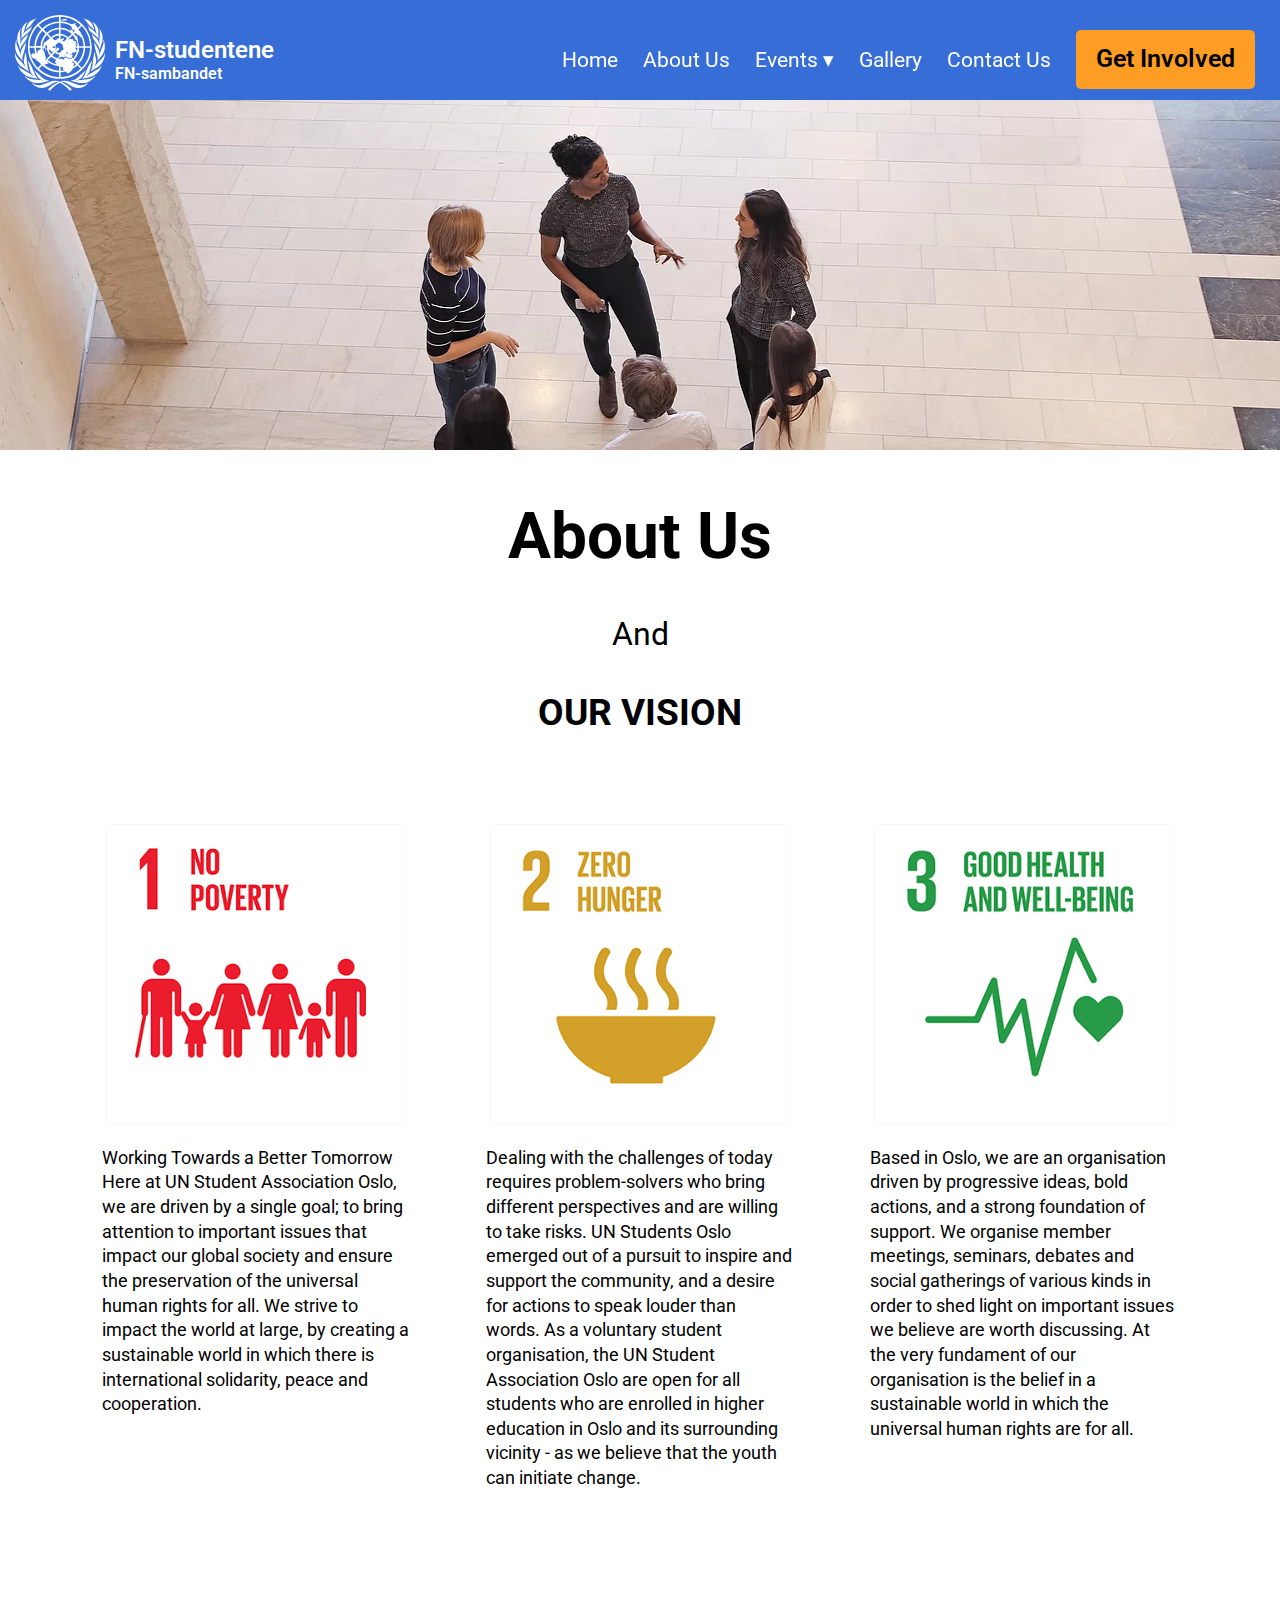
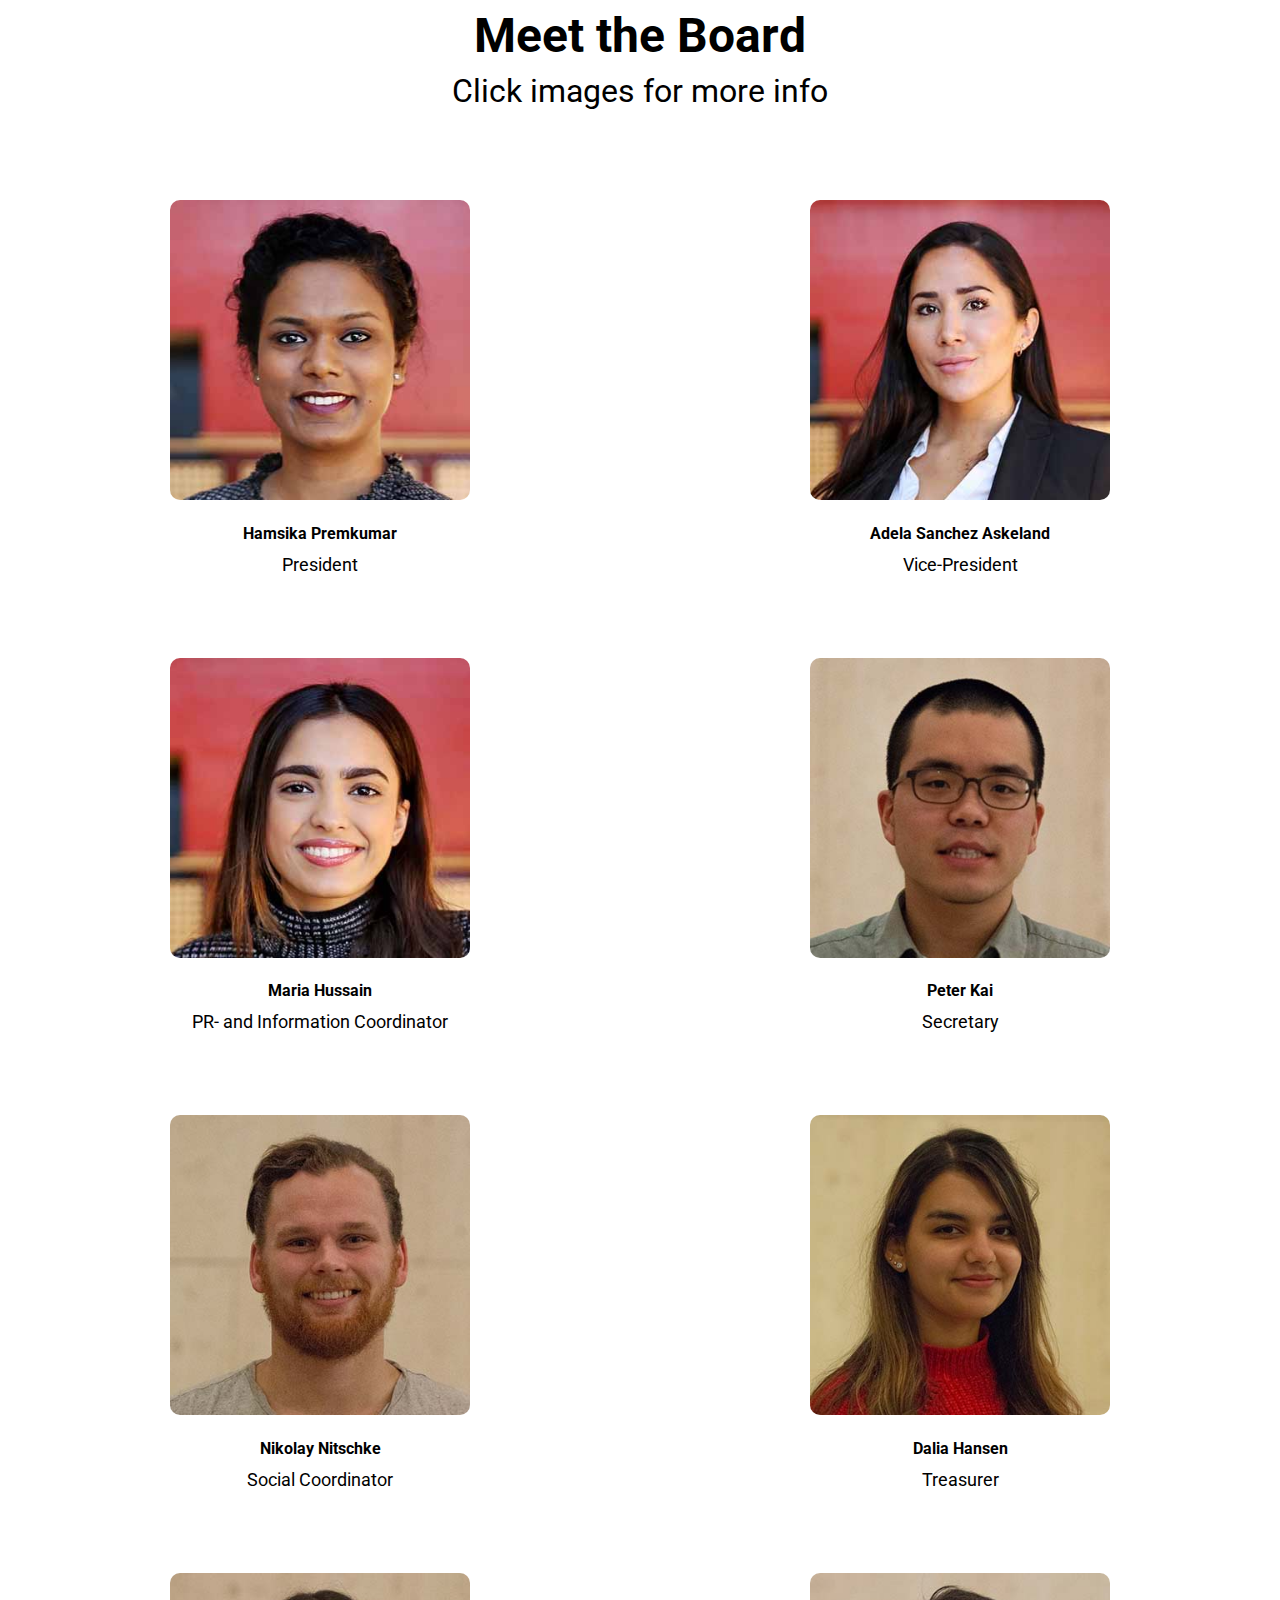
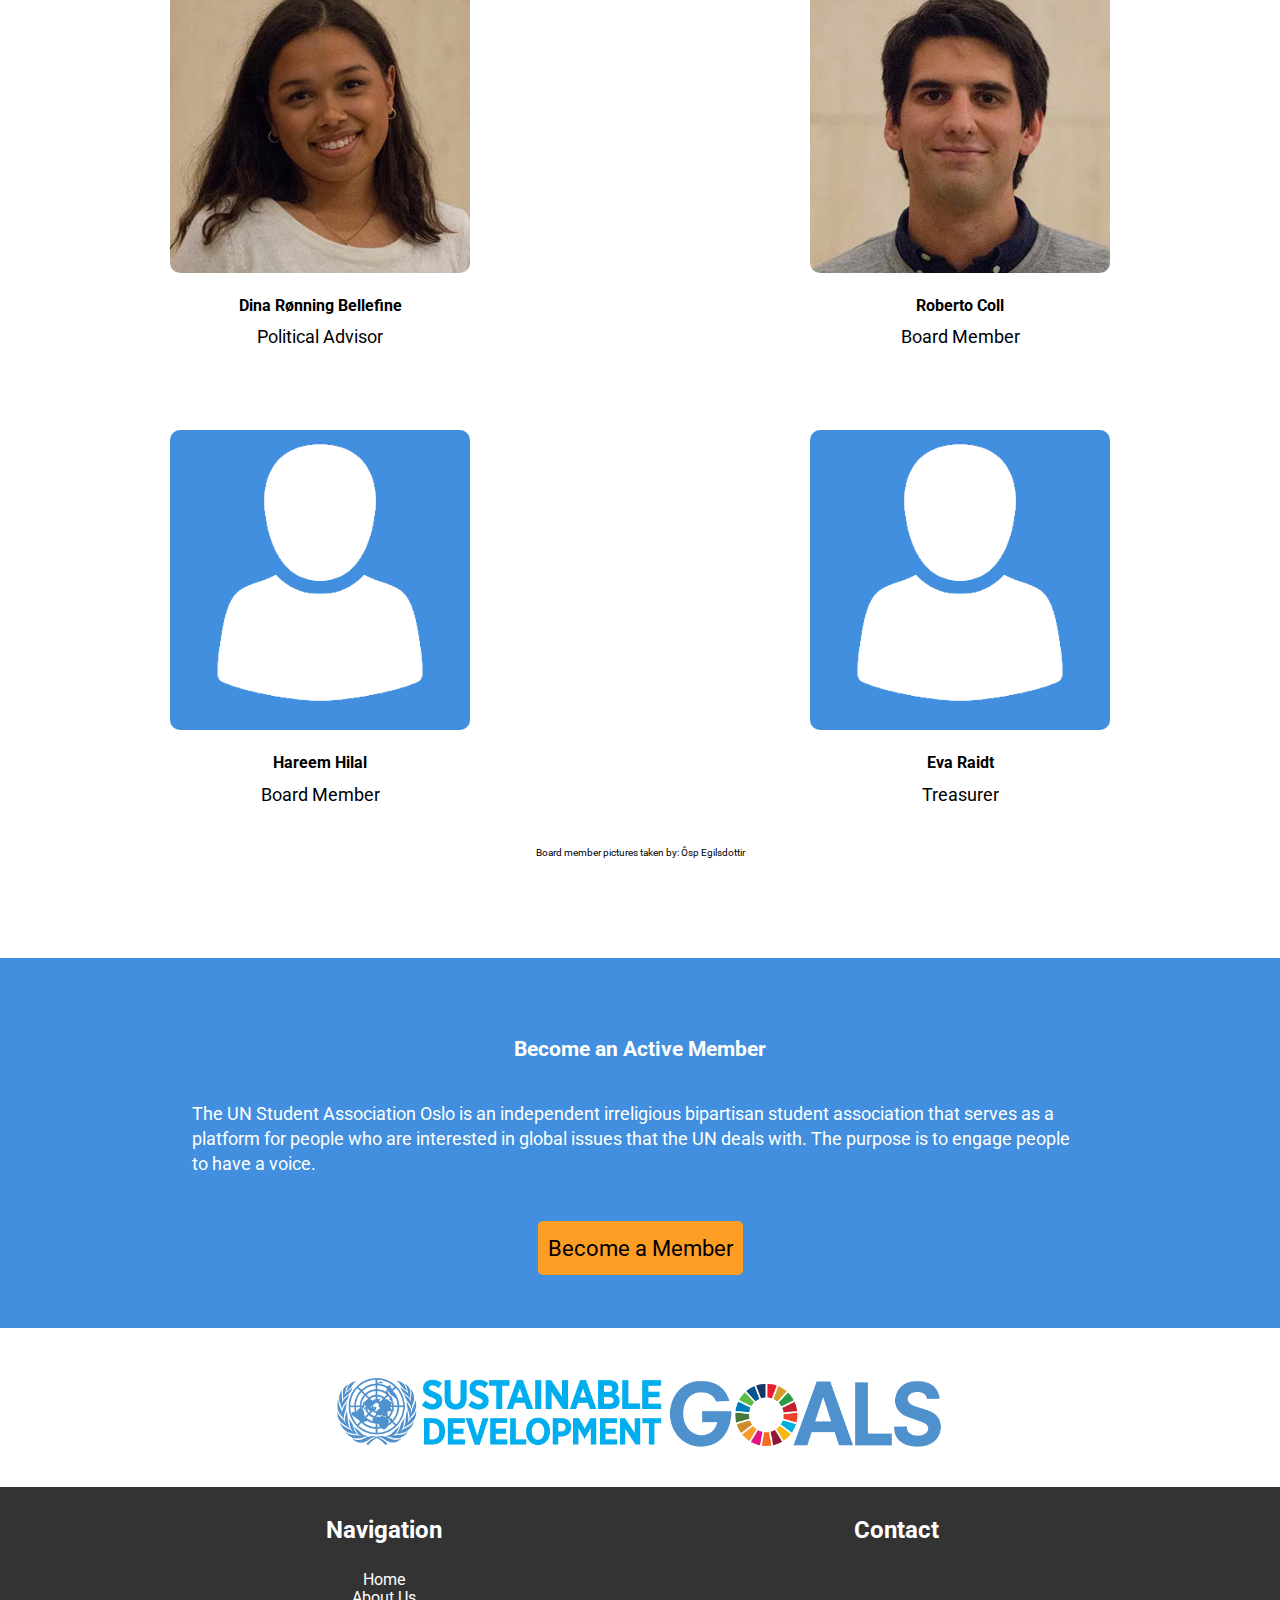
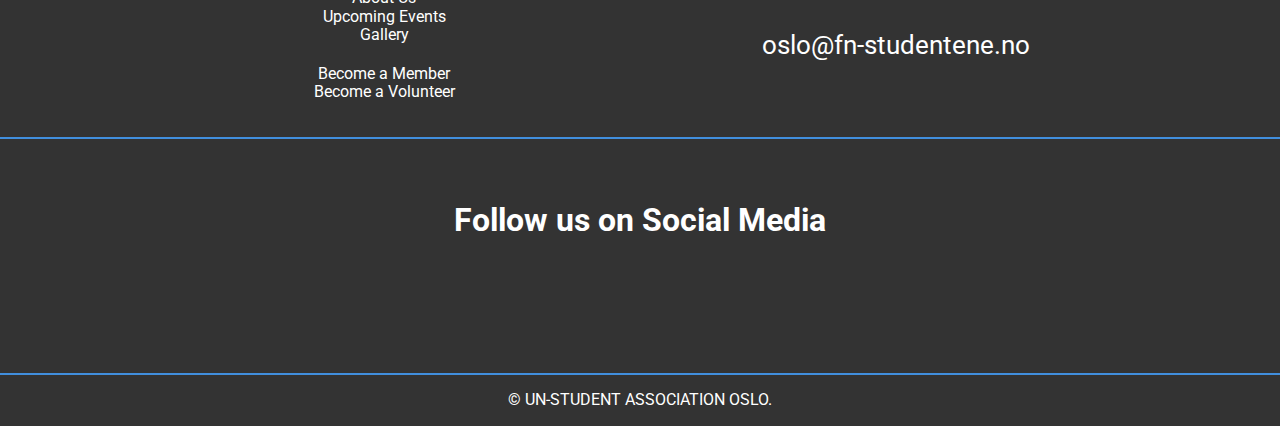
<file: about.html>
<!DOCTYPE HTML>
<html lang="en">
	<head>
         <meta property="og:image" content="https://tonyheimark.com/2018-12-14_FEU_semester-project1_Tony-Heimark_fp/images/linkimg2.png" />
        <meta name="author" content="UN-Student Association Oslo">
        <meta name="description" content="Interested in making a difference as a student? Join us here at the UN-Student Association in Oslo. We are driven by a single goal; to bring attention to important issues that impact our global society and ensure the preservation of the universal human rights for all.">
        <meta name="viewport" content="width=device-width, initial-scale=1.0">
		<meta charset="UTF-8">
        <link rel="icon" type="image/png" href="images/favicon.png">
        <link rel="stylesheet" href="css/normalize.css" />
        <link rel="stylesheet" href="css/pages.css" />
        <link rel="stylesheet" href="https://use.fontawesome.com/releases/v5.4.2/css/all.css" integrity="sha384-/rXc/GQVaYpyDdyxK+ecHPVYJSN9bmVFBvjA/9eOB+pb3F2w2N6fc5qB9Ew5yIns" crossorigin="anonymous">
        <link href="https://fonts.googleapis.com/css?family=Roboto" rel="stylesheet">
		<title>UN-students | About Us</title>
	</head>
	<body>
        <div id="dropdown-wrapper">
            <div id="dropdown">
                <ul>
                    <li><a href="index.html">Home</a></li>
                    <li><a href="about.html">About Us</a></li>
                    <li onclick="toggleEvents('events-dropdown')" class="events-container" id="events-menu">Events <span id="down-arrow">&#9662;</span> <span id="up-arrow">&#9652;</span>
                        <div id="events-dropdown">
                            <ul>
                                <li><a href="previous-events.html">&#45; Previous Events</a></li>
                                <li><a href="workshops.html">&#45; Workshops</a></li>
                                <li><a href="upcoming-events.html">&#45; Upcoming Events</a></li>
                            </ul>
                        
                        </div>
                    </li>
                    <li><a href="gallery.html" id="gallery-link">Gallery</a></li>
                    <li><a href="contact.html">Contact Us</a></li>
                    <li class="get-involved-li"><a href="get-involved.html" class="get-involved">Get Involved</a></li>
                </ul>
            </div>
        </div>
        
    <nav id="main-nav">
            <a href="index.html"><img src="images/un-emblem-white.svg" alt="UN-Students logo" id="logo"/></a>
            <p><a href="index.html"><span>FN-studentene</span> <br />FN-sambandet</a></p>
            <div class="container" onclick="toggleNav('dropdown')">
                <div class="clickdiv" onclick="toggleX(this)">
                    <div class="bar1"></div>
                    <div class="bar2"></div>
                    <div class="bar3"></div>
                </div>
            </div>
    </nav>

    <header id="about-header"></header>

    <section class="about-us-section">
    <div class="about-heading">

        <h1>About Us</h1>
        <span>And</span>
        <h3>OUR VISION</h3>

    </div>

    <div class="about1">

        <img src="images/sdg1-mini-min.png" alt="image of the 1. sustainable development goal."/>

    <p>Working Towards a Better Tomorrow
    Here at UN Student Association Oslo, we are driven by a single goal; to bring attention to important issues that impact our global society and ensure the preservation of the universal human rights for all. We strive to impact the world at large, by creating a sustainable world in which there is international solidarity, peace and cooperation.</p>

     </div>
     <div class="about2">

         <img src="images/sdg2-mini-min.png" alt="image of the 2. sustainable development goal."/>

    <p>Dealing with the challenges of today requires problem-solvers who bring different perspectives and are willing to take risks. UN Students Oslo emerged out of a pursuit to inspire and support the community, and a desire for actions to speak louder than words. As a voluntary student organisation, the UN Student Association Oslo are open for all students who are enrolled in higher education in Oslo and its surrounding vicinity - as we believe that the youth can initiate change.</p>

    </div>
    <div class="about3">

        <img src="images/sdg3-mini-min.png" alt="image of the 3. sustainable development goal."/>

    <p>Based in Oslo, we are an organisation driven by progressive ideas, bold actions, and a strong foundation of support. We organise member meetings, seminars, debates and social gatherings of various kinds in order to shed light on important issues we believe are worth discussing. At the very fundament of our organisation is the belief in a sustainable world in which the universal human rights are for all.
    </p>

    </div>

    </section>


    <section class="meet-board-wrapper">
        <div class="board-heading">
            <h2>Meet the Board</h2>
            <span>Click images for more info</span>
        </div>

        <div class="mem1">
            <img src="images/member1.jpg" alt="Image of Hamsika Premkumar, the president of the UN-Student Association." onclick="toggleText1('member1-text')"/>
            <h4>Hamsika Premkumar</h4>
            <p>President</p>
        <div id="member1-text">
            <p>Hard-working, charismatic, trustworthy and joy-spreader - these are some of the words to describe our wonderful President, Hamsika. If it were up to us she would be President of the world. Currently, Hamsika is studying Medicine and Developmental Studies at the University of Oslo. As the president of the association she manages all projects, and has the responsibility of making sure everyone in the board does their part. In addition she is the one who calls the board and the members for meetings and decides the agenda of these meetings.</p>
            <p>Hamsika’s involvement in the association started in Bergen where she was the vice president of the UN Student Association Hordaland in 2015 before becoming the president in 2016. In January 2017 she moved to Oslo due to her studies. The UN Student Association Oslo was quite inactive when Hamsika arrived Oslo so she decided to do something about it by planning an event for the association that would attract a lot of students, which it did. At the end of the event she held an election, and the current board was elected.</p>
        </div>
        </div>

        <div class="mem2">
            <img src="images/vice-pres.jpg" alt="Image of Adela Sanchez Askeland, the vice-president of the UN-Student Association." onclick="toggleText2('member2-text')"/>
            <h4>Adela Sanchez Askeland</h4>
            <p>Vice-President</p>
        <div id="member2-text">
            <p>Nothing short of a girl boss, Adela is an inspiration to have on board and gets things done when it is needed. She definitely has a certain remarkable aura about her. Adela is studying Religion Studies, but from a Gender Studies perspective at the University of Oslo. As the vice-president she assists Hamsika in managing the association, and joins her in meetings with organisations we cooperate with. In addition she is an advisor, and helps Hamsika in everything she needs, which includes taking over the role of the president if Hamsika is not present. Lastly, she answers emails and messages from all social media sites.</p>
            <p>Adela is nothing short of an aspiring philanthropist with previous experience as a refugee guide with integration programmes at Grünerløkka School. For her the importance of being part of something that makes a real change naturally led her to the UN-Student Association Oslo as gender equality, human rights and intersectional feminism are core issues for Adela. </p>
        </div>
        </div>

        <div class="mem3">
            <img src="images/member2.jpg" alt="Image of Maria Hussain, PR- and Information Coordinator of the UN-Student Association." onclick="toggleText3('member3-text')"/>
            <h4>Maria Hussain</h4>
            <p>PR- and Information Coordinator</p>
        <div id="member3-text">
            <p>Described as a joy-spreader with a positive attitude and charisma, Maria is a great addition to have to have on our team as she brings great energy wherever she goes. Maria is studying International Relations at the University of Oslo with an emphasis on social sciences. Maria’s job is to promote all the events, write some of the texts for the events, and create the events on Facebook. She is also the creator behind the official website having designed and written all of the texts by herself. In addition she is responsible for all of our social media outlets.</p>
            <p>With her previous experience from organisations such as The European Youth Parliament and Arbeidslivsutvalget ved Institutt for Statsvitenskap, Maria is certainly ready to tackle her role in the organisation. Having grown up in a multicultural environment, Maria is driven by the need to create a change and enforce empowerment for everybody as she believes in the importance of spreading knowledge. </p>
        </div>
        </div>

        <div class="mem4">
            <img src="images/peter-board.jpg" alt="Image of Peter Kai, Secretary of the UN-Student Association." onclick="toggleText4('member4-text')"/>
            <h4>Peter Kai</h4>
            <p>Secretary</p>
        <div id="member4-text">
            <p>What is your favorite Sustainable Development Goal, and why? My favorite is quality education. I believe childhood is an important part of the development of an individual. Everyone must have a balanced childhood that consists both work and play in order to enjoy and contribute to the society.</p>
            <p>Why did you want join the UN Student Association Oslo? I wanted to develop my attentiveness towards others. I expected UN Student Association Oslo to be filled with diverse people, and I wanted to learn more by being in the midst of everything. </p>
            <p>Why should people attend UN Theme Week 2019? I think the significance of attending the UN Theme Week 2019 is that it allows one to simply engage. Some may be more knowledgeable, and some may be more interested. Conversely, some may be less knowledgeable, and some may be less interested. This is okay in my perspective. The fact that this event will be a platform which will enable people to interact with different ideas, meet new people, and ultimately expand their horizons simply makes this event worth attending.</p>
        </div>
        </div>

        <div class="mem5">
            <img src="images/niko-board.jpg" alt="Image of Nikolay Nitschke, Social Coordinator of the UN-Student Association." onclick="toggleText6('member6-text')"/>
            <h4>Nikolay Nitschke</h4>
            <p>Social Coordinator</p>
        <div id="member6-text">
            <p>What is your favorite Sustainable Development Goal, and why?  Nr 17. This is my favorite since I believe that without a global collaboration there are many of the goals that can be harder to achieve.</p>
            <p>Why did you want to join the UN Student Association Oslo? I have always been interesse in the UN and I am a strong believer in a strong global cooperation. </p>
            <p>Why did you want to join the UN Student Association Oslo? I have always been interesse in the UN and I am a strong believer in a strong global cooperation. </p>
            <p>Why is it important for young people to engage and get involved in working towards a more sustainable and fair world? It is important because it’s we that are the future. We have the power to change the world if we want to.</p>
        </div>
        </div>

        <div class="mem6">
            <img src="images/dalia-board.jpg" alt="Image of Dalia Hansen, Treasurer of the UN-Student Association." onclick="toggleText7('member7-text')"/>
            <h4>Dalia Hansen</h4>
            <p>Treasurer</p>
        <div id="member7-text">
            <p>What do you study/what is your occupation? Asia and middle eastern studies with Arabic.</p>
            <p>What is your favorite Sustainable Development Goal, and why? All the SDGs are of course equally important but the SDG 16: Peace, justice and strong institutions, in my opinion, might be the first step to reach all the SDGs. If the world reaches peace, justice and ‘’A War-Free world’’ countries would probably focus on building cities solving the hunger problems, caring about the environment etc. instead of using the money they have on wars.</p>
            <p>Why did you want join the UN Student Association Oslo? Seeing the UN help immigrants had a huge impression on me since I was little, I've grown wanting to take a part in helping others, in making a change. Being a part of such an influential organization like the UN student association helps me to learn a lot and help make a change.</p>
            <p>Why should people attend UN Theme Week 2019? It’s a great opportunity for everyone who is interested in The sustainable development goals and the UN work. There will be some really interesting workshops, debates about the SDGs, not to mention the concert on the last day of the UN theme week. It will be an amazing week be there, you'll learn a lot and have fun at the same time!</p>
        </div>
        </div>

        <div class="mem7">
            <img src="images/unknown-board.png" alt="Image of Eva Raidt, Treasurer of the UN-Student Association." class="non-click-board"/>
            <h4>Eva Raidt</h4>
            <p>Treasurer</p>
        </div>

        <div class="mem8">
            <img src="images/dina-board.jpg" alt="Image of Dina Rønning Bellefine, Political Advisor of the UN-Student Association." onclick="toggleText9('member9-text')"/>
            <h4>Dina Rønning Bellefine</h4>
            <p>Political Advisor</p>
        <div id="member9-text">
            <p>What is your favorite Sustainable Development Goal, and why? Goal number 17 is my favorite because we are all responsible.</p>
            <p>Why did you want join the UN Student Association Oslo? Because of the relevant experiences it would give me and because of the chance to meet new interesting people.</p>
            <p>Why should people attend UN Theme Week 2019? It will create and open up a network for you where you get to meet others with the same passion and interests as you! Off course, it will also be a great occasion for social gatherings and fun as well. </p>
            <p>Why is it important for young people to engage and get involved in working towards a more sustainable and fair world? I believe that young engagement and passion is unique! If we find a way to get our voices heard I have no doubt that youths are the ones who will change the world.</p>
        </div>
        </div>

        <div class="mem9">
            <img src="images/roberto-board.jpg" alt="Image of Roberto Coll, Board member of the UN-Student Association." onclick="toggleText10('member10-text')"/>
            <h4>Roberto Coll</h4>
            <p>Board Member</p>
        <div id="member10-text">
            <p>What is your favorite Sustainable Development Goal, and why? I think I would choose Goal 17: "Partnership for the Goals" because, in a way, it sums up the entire purpose of the SDGs. Each and every one of the goals needs to be achieved, and the only way to do this is with the cooperation of all parties and all of us working together.</p>
            <p>Why did you want join the UN Student Association Oslo? I first knew about them during the Associations Week at UiO. After going to the first meeting and event I thought to myself: "Here is a fun, cool, and diverse group of people that are interested in things I am interested too and that I can also relate to my studies... How awesome is that?!" </p>
            <p>Why should people attend UN Theme Week 2019?  UN Theme 2019: "Walk the Talk" will have all kinds of activities: workshops, debates, lectures, concerts, and even more cool events. So, because of all these different approaches, it is going to be a great opportunity for everyone to get to more about the SDGs.</p>
            <p>Why is it important for young people to engage and get involved in working towards a more sustainable and fair world? We must acknowledge, as early as possible, that sustainability comprehends different aspects of our life as human beings and our relationship with each other and with the planet. As Carl Sagan said many years ago: "A new consciousness is developing which sees the earth as a single organism and recognizes that an organism at war with itself is doomed".</p>
        </div>
        </div>

        <div class="mem10">
            <img src="images/unknown-board.png" alt="Image of Hareem Hilal, Board member of the UN-Student Association." class="non-click-board"/>
            <h4>Hareem Hilal</h4>
            <p>Board Member</p> 
        </div>
    </section>


        
        
        
        
        
        
        
        
        
        
        
        
        
        
        
        
        
        
        
        
        
        
        
        <div class="photo-credit-about">
            <p>Board member pictures taken by: Ôsp Egilsdottir</p>
        </div>  

        <section class="member-cta-wrapper">
            <h2>Become an Active Member</h2>
            <p>The UN Student Association Oslo is an independent irreligious bipartisan student association that serves as a platform for people who are interested in global issues that the UN deals with. The purpose is to engage people to have a voice.</p>
            <a href="get-involved.html">Become a Member</a>
        </section>

        <div class="sdg-logo">
            <img src="images/SDG-logo.png" alt="Image of the UN SDG logo"/>
        </div>

        <footer id="main-footer">
            <div class="footer-nav">
                <h4>Navigation</h4>
                <ul>
                    <li><a href="index.html">Home</a></li>
                    <li><a href="about.html">About Us</a></li>
                    <li><a href="upcoming-events.html">Upcoming Events</a></li>
                    <li class="news-footer-link"><a href="gallery.html">Gallery</a></li>
                    <li><a href="get-involved.html">Become a Member</a></li>
                    <li><a href="get-involved.html">Become a Volunteer</a></li>
                </ul>
            </div>
            
            <div class="footer-contact">
                <h4>Contact</h4>
                <a href="mailto:oslo@fn-studentene.no"><i class="far fa-envelope"></i></a>
                <p><a href="mailto:oslo@fn-studentene.no">oslo@fn-studentene.no</a></p>
            </div>
            
            <div class="footer-social">
                <h4>Follow us on Social Media</h4>
                <a href="https://www.facebook.com/FNstudOslo/" class="facebook" target="_blank"><i class="fab fa-facebook-square"></i></a>
                <a href="https://www.instagram.com/un_studentasso/" target="_blank" class="instagram"><i class="fab fa-instagram"></i></a>
                <a href="https://twitter.com/fnstudoslo" target="_blank" class="twitter"><i class="fab fa-twitter"></i></a>
            </div>
            <div class="footer-copyright">
                <p>&copy; UN-STUDENT ASSOCIATION OSLO.</p>
            
            </div>
        </footer>
        
        
        
        
        

            <script src="https://ajax.googleapis.com/ajax/libs/jquery/3.3.1/jquery.min.js"></script>

        <script>
            
            /*About page toggle info about board members*/
            
            
            var hidden1 = document.getElementById('member1-text')
            
            hidden1.style.display = 'none';
            
            function toggleText1 (x) {
                var info = document.getElementById('member1-text');
                
                if (info.style.display == 'none') {
                    info.style.display = 'block';
                } else {
                    info.style.display = 'none';
                }
            }
            
            
            
            var hidden2 = document.getElementById('member2-text')
            
            hidden2.style.display = 'none';
            
            function toggleText2 (x) {
                var info = document.getElementById('member2-text');
                
                if (info.style.display == 'none') {
                    info.style.display = 'block';
                } else {
                    info.style.display = 'none';
                }
            }
            
            
            
            var hidden3 = document.getElementById('member3-text')
            
            hidden3.style.display = 'none';
            
            function toggleText3 (x) {
                var info = document.getElementById('member3-text');
                
                if (info.style.display == 'none') {
                    info.style.display = 'block';
                } else {
                    info.style.display = 'none';
                }
            }
            
            
            
            var hidden4 = document.getElementById('member4-text')
            
            hidden4.style.display = 'none';
            
            function toggleText4 (x) {
                var info = document.getElementById('member4-text');
                
                if (info.style.display == 'none') {
                    info.style.display = 'block';
                } else {
                    info.style.display = 'none';
                }
            }

            
            var hidden6 = document.getElementById('member6-text')
            
            hidden6.style.display = 'none';
            
            function toggleText6 (x) {
                var info = document.getElementById('member6-text');
                
                if (info.style.display == 'none') {
                    info.style.display = 'block';
                } else {
                    info.style.display = 'none';
                }
            }
            
            
            var hidden7 = document.getElementById('member7-text')
            
            hidden7.style.display = 'none';
            
            function toggleText7 (x) {
                var info = document.getElementById('member7-text');
                
                if (info.style.display == 'none') {
                    info.style.display = 'block';
                } else {
                    info.style.display = 'none';
                }
            }
            
            
            var hidden9 = document.getElementById('member9-text')
            
            hidden9.style.display = 'none';
            
            function toggleText9 (x) {
                var info = document.getElementById('member9-text');
                
                if (info.style.display == 'none') {
                    info.style.display = 'block';
                } else {
                    info.style.display = 'none';
                }
            }
            
            
            var hidden10 = document.getElementById('member10-text')
            
            hidden10.style.display = 'none';
            
            function toggleText10 (x) {
                var info = document.getElementById('member10-text');
                
                if (info.style.display == 'none') {
                    info.style.display = 'block';
                } else {
                    info.style.display = 'none';
                }
            }
            
            /* toggle navigation */
            
            function toggleNav (x) {
                var menu = document.getElementById(x), maxW="1000px";
                if (menu.style.height == maxW) {
                    menu.style.height = "0vh";
                }
                else {
                    menu.style.height = maxW;
                } 
            }
            
            function closeEvents (x) {
                var eventsDropdown = document.getElementById('events-dropdown'), maxH="auto";
                var upArrow = document.getElementById('up-arrow');
                var downArrow = document.getElementById('down-arrow');
                if (eventsDropdown.style.height == maxH) {
                    eventsDropdown.style.height = "0px";
                    upArrow.style.display = "none";
                    downArrow.style.display = "inline";
                   }
            }
            
            function closeNews (x) {
                var newsDropdown = document.getElementById('news-dropdown'), maxH="auto";
                var upArrow2 = document.getElementById('up-arrow2');
                var downArrow2 = document.getElementById('down-arrow2');
                if (newsDropdown.style.height == maxH) {
                    newsDropdown.style.height = "0px";
                    upArrow2.style.display = "none";
                    downArrow2.style.display = "inline";
                   }
            }
            
            
            function toggleNews (x) {
                var menu = document.getElementById(x), maxH="auto";
                var upArrow2 = document.getElementById('up-arrow2');
                var downArrow2 = document.getElementById('down-arrow2');
                if (menu.style.height == maxH) {
                    menu.style.height = "0px";
                    upArrow2.style.display = "none";
                    downArrow2.style.display = "inline";
                }
                else {
                    menu.style.height = maxH;
                    downArrow2.style.display = "none";
                    upArrow2.style.display = "inline";
                } 
            }
            
            
            function toggleEvents (x) {
                var menu = document.getElementById(x), maxH="auto";
                var upArrow = document.getElementById('up-arrow');
                var downArrow = document.getElementById('down-arrow');
                if (menu.style.height == maxH) {
                    menu.style.height = "0px";
                    upArrow.style.display = "none";
                    downArrow.style.display = "inline";  
                }
                else {
                    menu.style.height = maxH;
                    downArrow.style.display = "none";
                    upArrow.style.display = "inline";
                } 
            }
            
            
            
            function toggleX(x) {
                    x.classList.toggle("change");
            }
            
            
        </script>

        </body>

        </html>
</file>
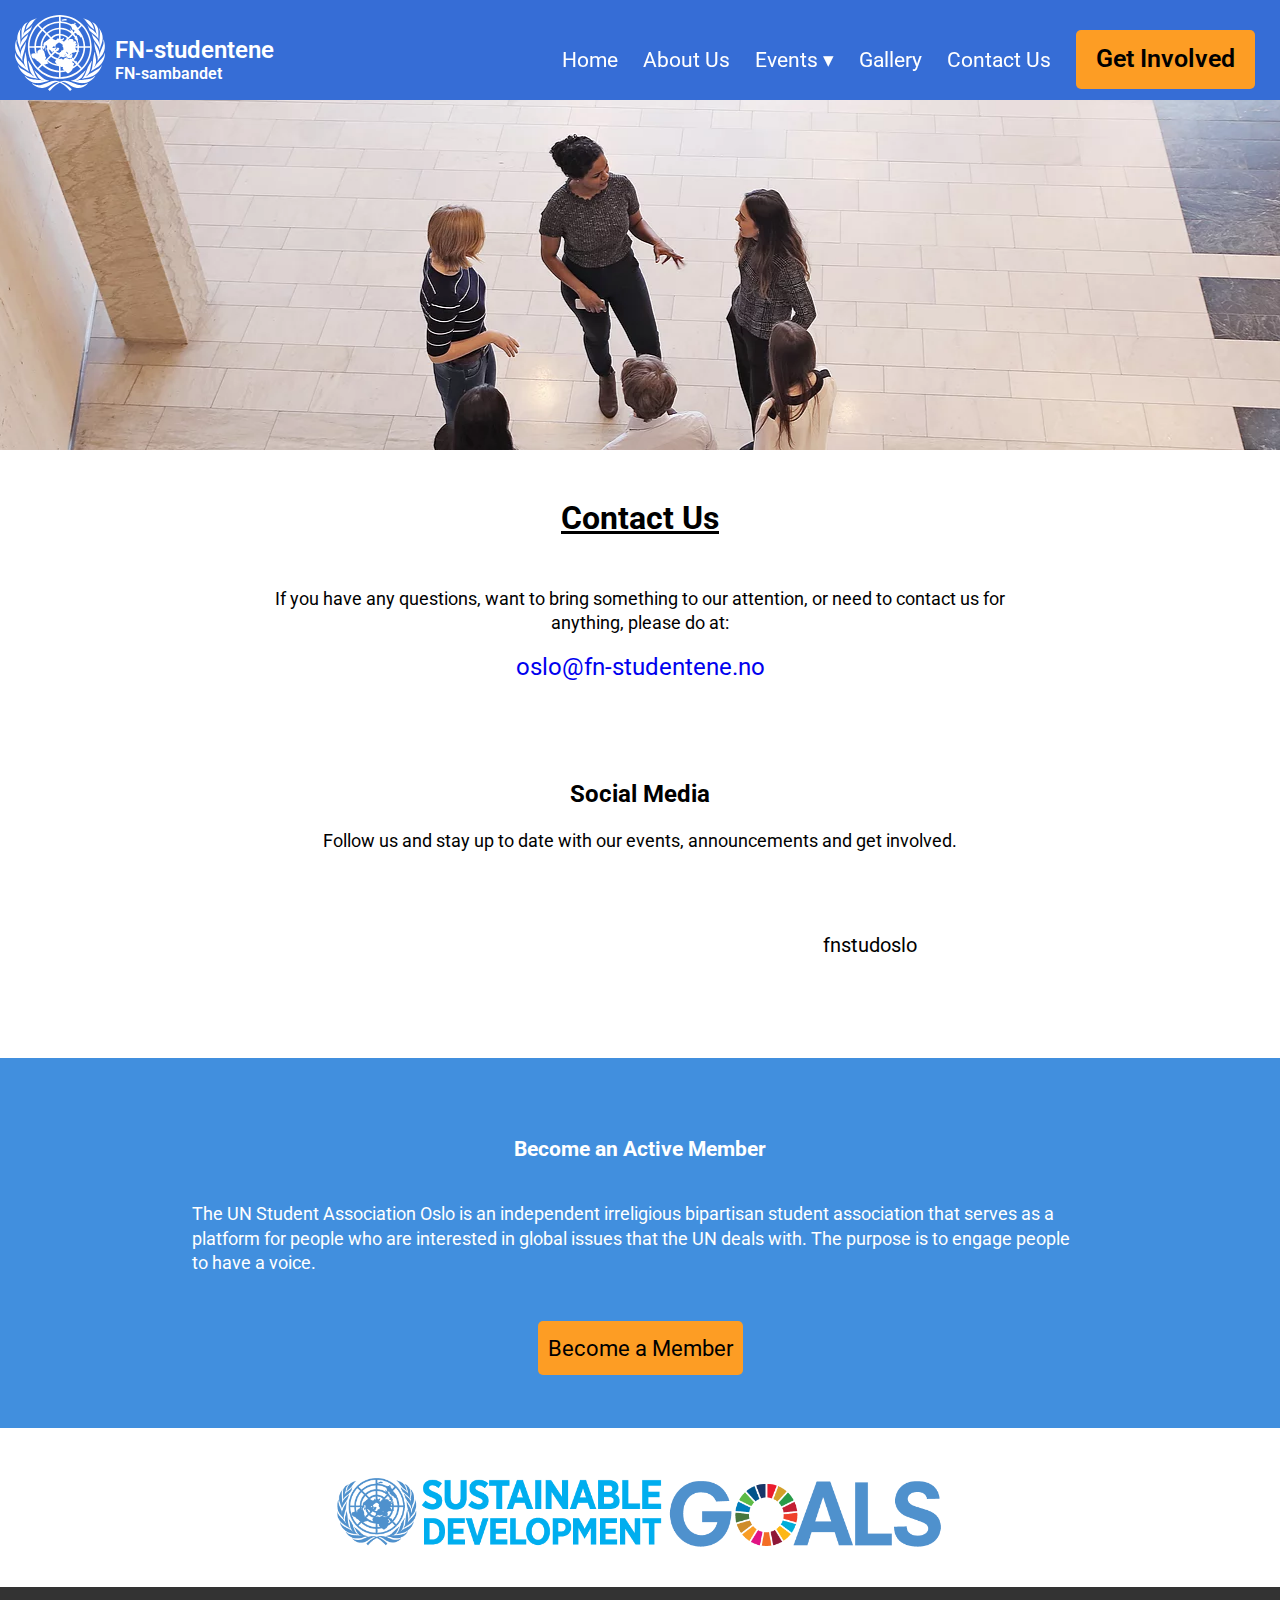
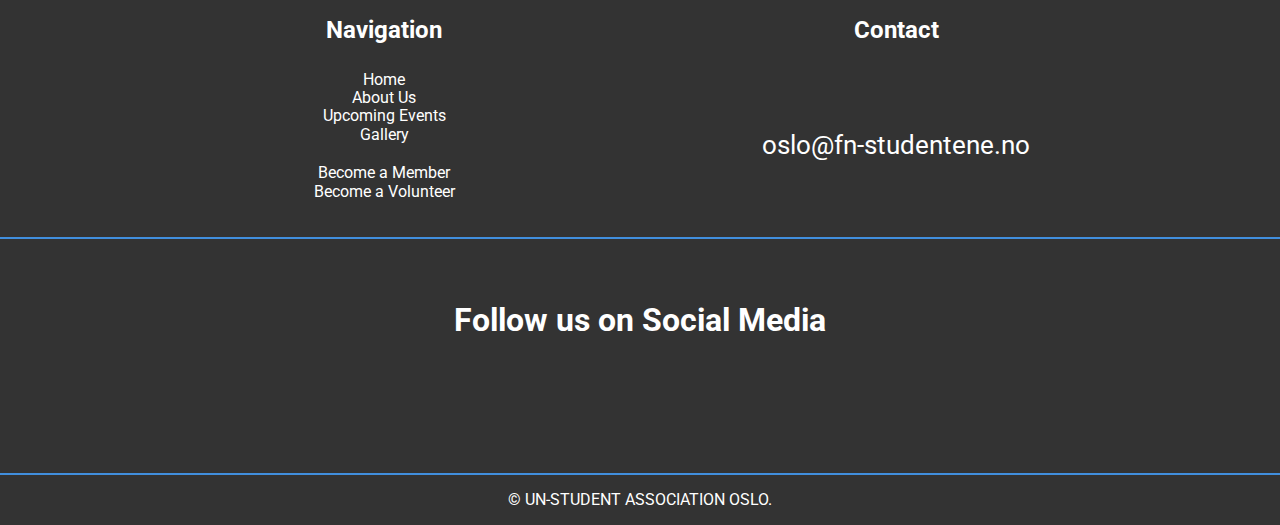
<file: contact.html>
<!DOCTYPE HTML>
<html lang="en">
	<head>
         <meta property="og:image" content="https://tonyheimark.com/2018-12-14_FEU_semester-project1_Tony-Heimark_fp/images/linkimg2.png" />
        <meta name="author" content="UN-Student Association Oslo">
        <meta name="description" content="Interested in making a difference as a student? Join us here at the UN-Student Association in Oslo. We are driven by a single goal; to bring attention to important issues that impact our global society and ensure the preservation of the universal human rights for all.">
        <meta name="viewport" content="width=device-width, initial-scale=1.0">
		<meta charset="UTF-8">
        <link rel="icon" type="image/png" href="images/favicon.png">
        <link rel="stylesheet" href="css/normalize.css" />
        <link rel="stylesheet" href="css/pages.css" />
        <link rel="stylesheet" href="https://use.fontawesome.com/releases/v5.4.2/css/all.css" integrity="sha384-/rXc/GQVaYpyDdyxK+ecHPVYJSN9bmVFBvjA/9eOB+pb3F2w2N6fc5qB9Ew5yIns" crossorigin="anonymous">
        <link href="https://fonts.googleapis.com/css?family=Roboto" rel="stylesheet">
		<title>UN-students | Contact Us</title>
	</head>
	<body>
        <div id="dropdown-wrapper">
            <div id="dropdown">
                <ul>
                    <li><a href="index.html">Home</a></li>
                    <li><a href="about.html">About Us</a></li>
                    <li onclick="toggleEvents('events-dropdown')" class="events-container" id="events-menu">Events <span id="down-arrow">&#9662;</span> <span id="up-arrow">&#9652;</span>
                        <div id="events-dropdown">
                            <ul>
                                <li><a href="previous-events.html">&#45; Previous Events</a></li>
                                <li><a href="workshops.html">&#45; Workshops</a></li>
                                <li><a href="upcoming-events.html">&#45; Upcoming Events</a></li>
                            </ul>
                        </div>
                    </li>
                    <li><a href="gallery.html" id="gallery-link">Gallery</a></li>
                    <li><a href="contact.html">Contact Us</a></li>
                    <li class="get-involved-li"><a href="get-involved.html" class="get-involved">Get Involved</a></li>
                </ul>
            </div>
        </div>
        
    <nav id="main-nav">
            <a href="index.html"><img src="images/un-emblem-white.svg" alt="UN-Students logo" id="logo"/></a>
            <p><a href="index.html"><span>FN-studentene</span> <br />FN-sambandet</a></p>
            <div class="container" onclick="toggleNav('dropdown')">
                <div class="clickdiv" onclick="toggleX(this)">
                    <div class="bar1"></div>
                    <div class="bar2"></div>
                    <div class="bar3"></div>
                </div>
            </div>
    </nav>

    <header id="about-header">

    </header>

    <div class="h1-headings">
    <h1>Contact Us</h1>
    </div>        

    <div class="contact-content">
     <p>If you have any questions, want to bring something to our attention, or need to contact us for anything, please do at:</p>
    <a href="mailto:oslo@fn-studentene.no">oslo@fn-studentene.no</a>
    </div>

    <div class="social-content">
        <h2>Social Media</h2>
        <p>Follow us and stay up to date with our events, announcements and get involved.</p> <a href="https://www.facebook.com/FNstudOslo/" target="_blank" class="facebook"><i class="fab fa-facebook-square"></i></a>
        <a href="https://www.instagram.com/un_studentasso/" target="_blank" class="instagram"><i class="fab fa-instagram"></i></a>
        <a href="https://twitter.com/fnstudoslo" target="_blank" class="twitter"><i class="fab fa-twitter"></i></a> 
        <i id="snap" class="fab fa-snapchat-square"></i>
        <span>fnstudoslo</span>
    </div>
























    <section class="member-cta-wrapper">
        <h2>Become an Active Member</h2>
        <p>The UN Student Association Oslo is an independent irreligious bipartisan student association that serves as a platform for people who are interested in global issues that the UN deals with. The purpose is to engage people to have a voice.</p>
        <a href="get-involved.html">Become a Member</a>
    </section>

    <div class="sdg-logo">
                <img src="images/SDG-logo.png" alt="Image of the UN SDG logo"/>
            </div>

            <footer id="main-footer">
                <div class="footer-nav">
                    <h4>Navigation</h4>
                    <ul>
                        <li><a href="index.html">Home</a></li>
                        <li><a href="about.html">About Us</a></li>
                        <li><a href="upcoming-events.html">Upcoming Events</a></li>
                        <li class="news-footer-link"><a href="gallery.html">Gallery</a></li>
                        <li><a href="get-involved.html">Become a Member</a></li>
                        <li><a href="get-involved.html">Become a Volunteer</a></li>
                    </ul>
                </div>

                <div class="footer-contact">
                    <h4>Contact</h4>
                    <a href="mailto:oslo@fn-studentene.no"><i class="far fa-envelope"></i></a>
                    <p><a href="mailto:oslo@fn-studentene.no">oslo@fn-studentene.no</a></p>
                </div>

                <div class="footer-social">
                    <h4>Follow us on Social Media</h4>
                    <a href="https://www.facebook.com/FNstudOslo/" class="facebook" target="_blank"><i class="fab fa-facebook-square"></i></a>
                    <a href="https://www.instagram.com/un_studentasso/" target="_blank" class="instagram"><i class="fab fa-instagram"></i></a>
                    <a href="https://twitter.com/fnstudoslo" target="_blank" class="twitter"><i class="fab fa-twitter"></i></a>
                </div>
                <div class="footer-copyright">
                    <p>&copy; UN-STUDENT ASSOCIATION OSLO.</p>
                </div>
            </footer>



        
        

            <script src="https://ajax.googleapis.com/ajax/libs/jquery/3.3.1/jquery.min.js"></script>

        <script>
            
            function toggleNav (x) {
                var menu = document.getElementById(x), maxW="1000px";
                if (menu.style.height == maxW) {
                    menu.style.height = "0vh";
                }
                else {
                    menu.style.height = maxW;
                } 
            }
            
            function toggleEvents (x) {
                var menu = document.getElementById(x), maxH="auto";
                var upArrow = document.getElementById('up-arrow');
                var downArrow = document.getElementById('down-arrow');
                if (menu.style.height == maxH) {
                    menu.style.height = "0px";
                    upArrow.style.display = "none";
                    downArrow.style.display = "inline";  
                }
                else {
                    menu.style.height = maxH;
                    downArrow.style.display = "none";
                    upArrow.style.display = "inline";
                } 
            }
            
            
            
            function toggleX(x) {
                    x.classList.toggle("change");
            }

        </script>

        </body>

        </html>
</file>
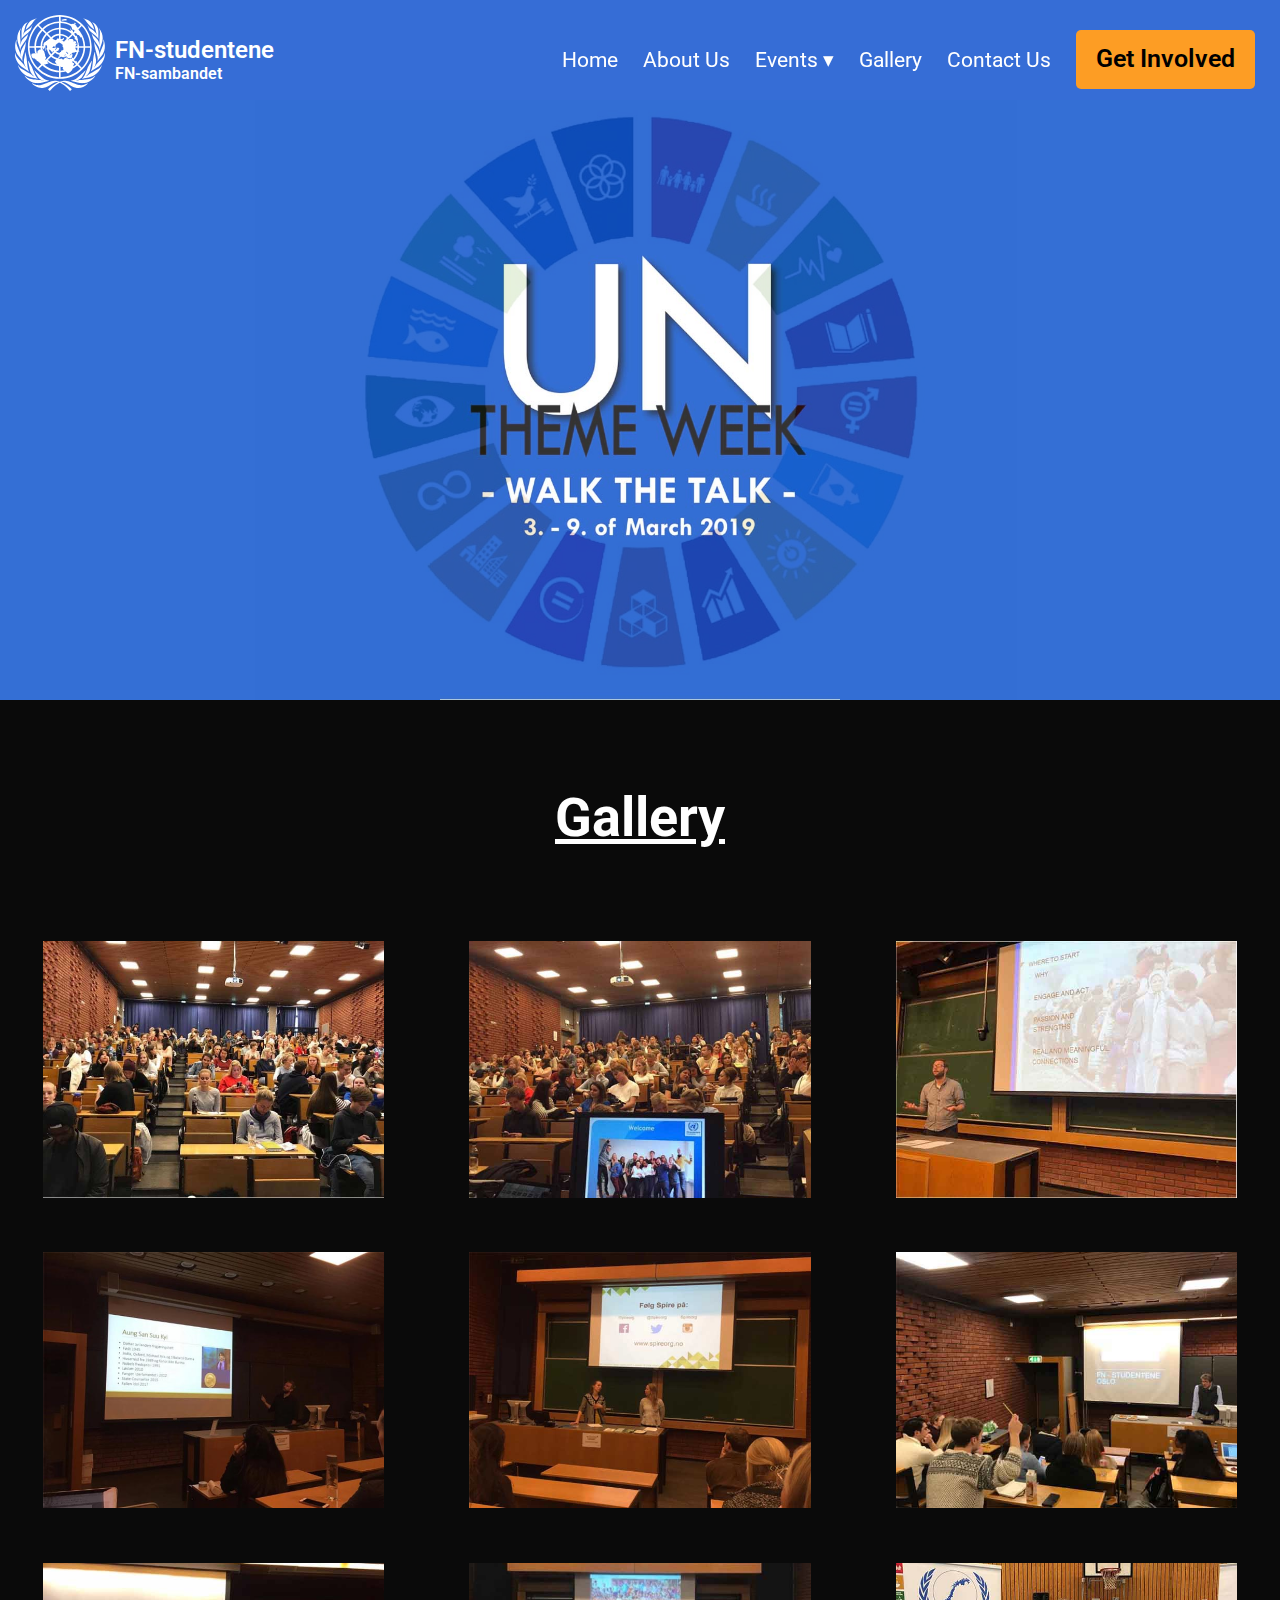
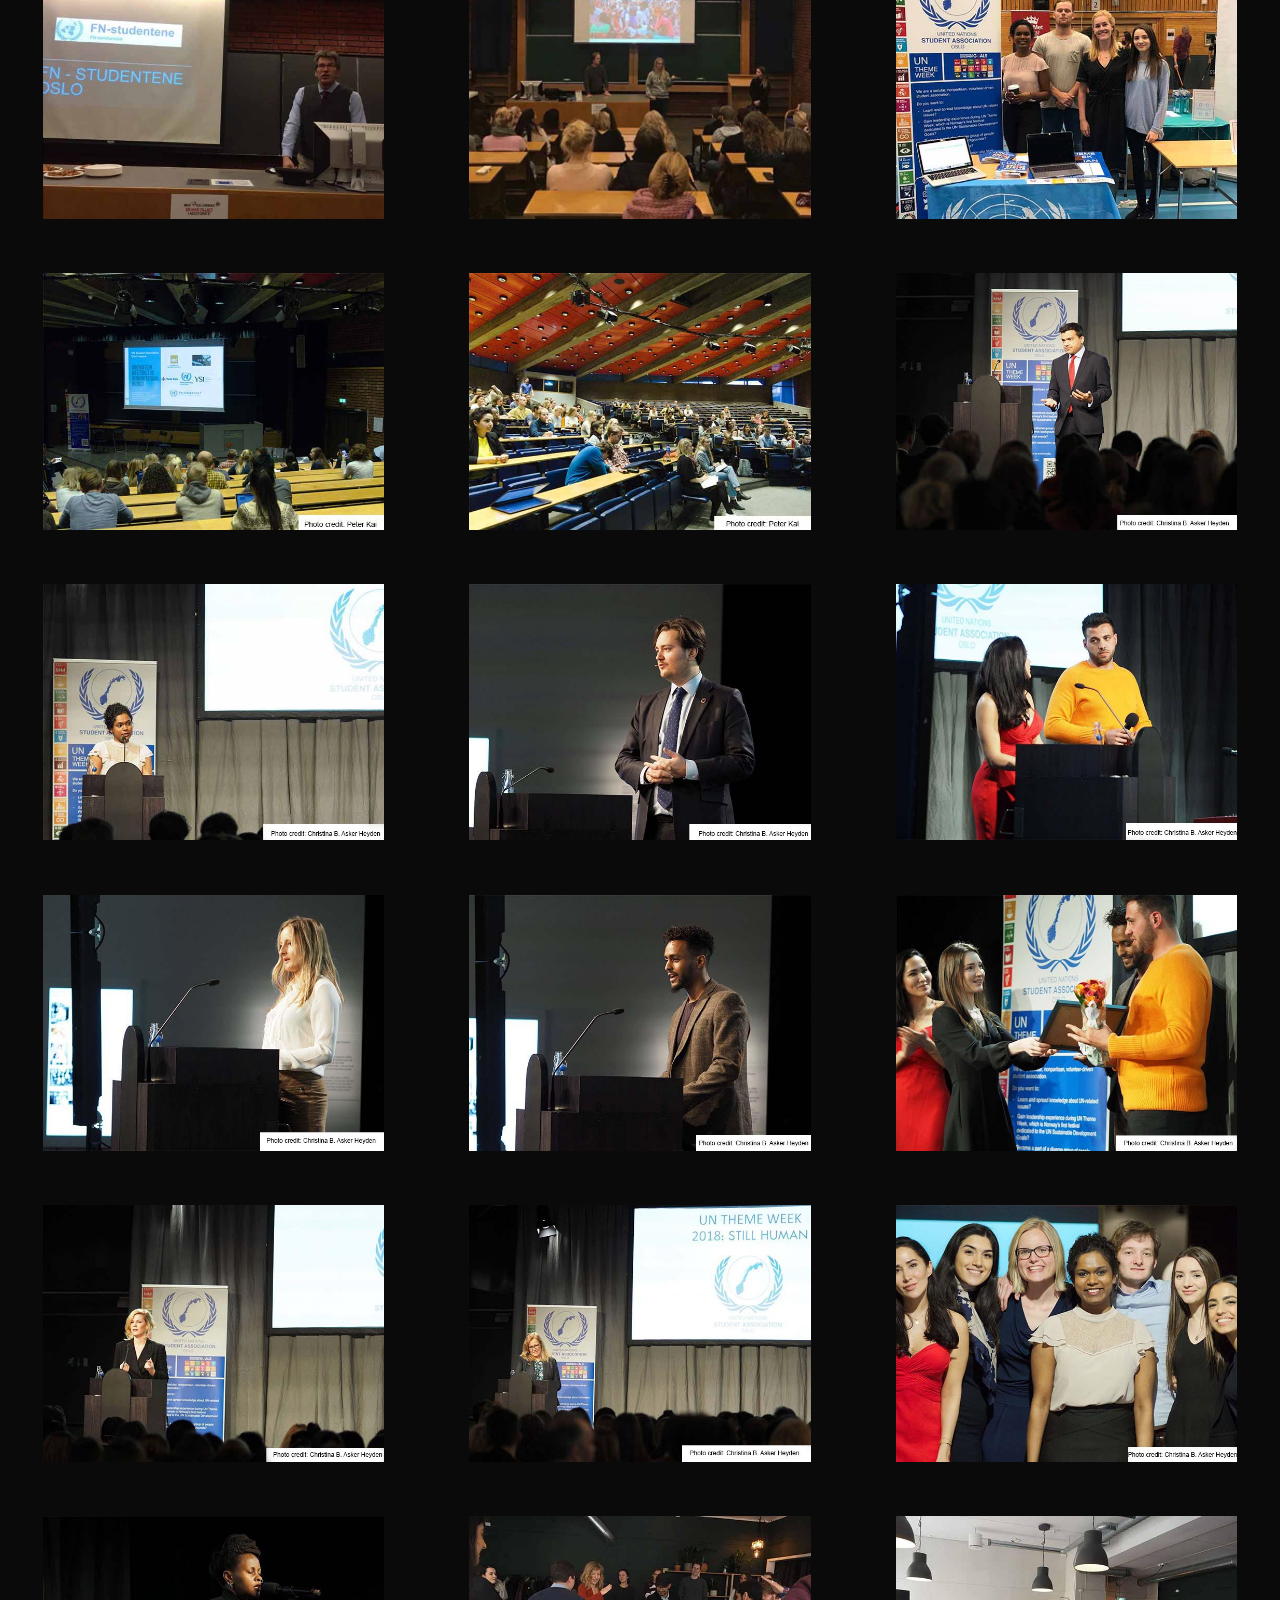
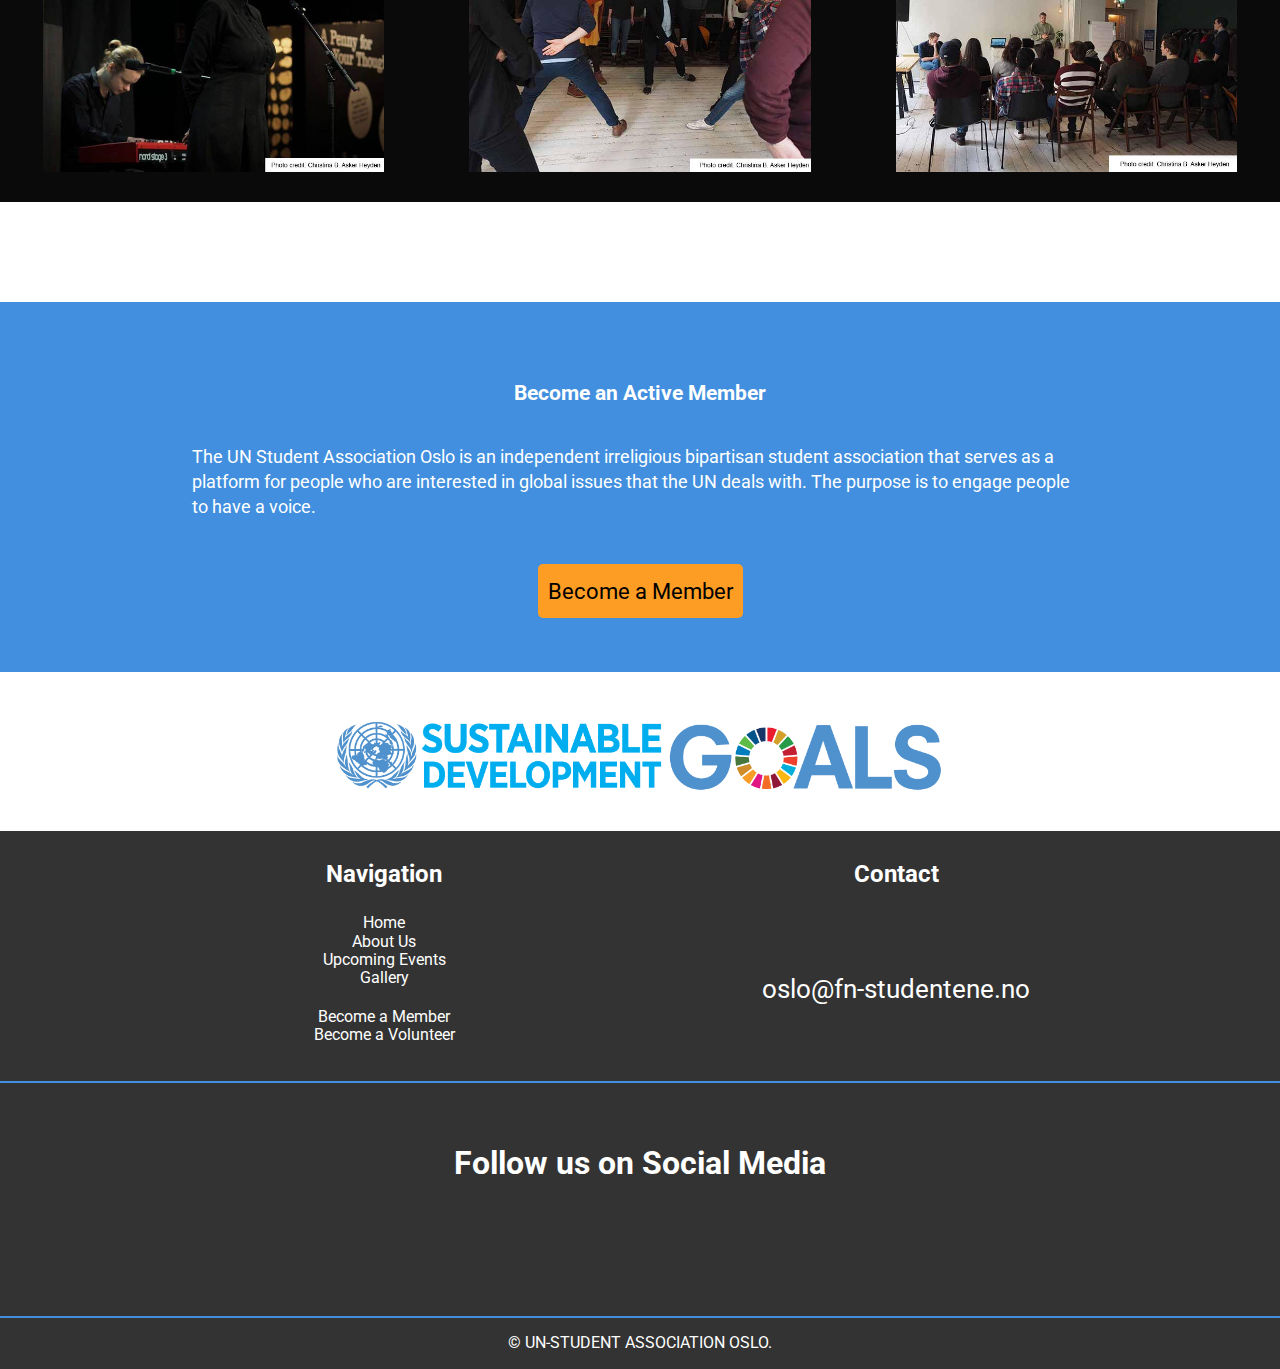
<file: gallery.html>
<!DOCTYPE HTML>
<html lang="en">
	<head>
         <meta property="og:image" content="https://tonyheimark.com/2018-12-14_FEU_semester-project1_Tony-Heimark_fp/images/linkimg2.png" />
        <meta name="author" content="UN-Student Association Oslo">
        <meta name="description" content="Interested in making a difference as a student? Join us here at the UN-Student Association in Oslo. We are driven by a single goal; to bring attention to important issues that impact our global society and ensure the preservation of the universal human rights for all.">
        <meta name="viewport" content="width=device-width, initial-scale=1.0">
		<meta charset="UTF-8">
        <link rel="icon" type="image/png" href="images/favicon.png">
        <link rel="stylesheet" href="css/normalize.css" />
        <link rel="stylesheet" href="css/pages.css" />
        <link rel="stylesheet" href="https://use.fontawesome.com/releases/v5.4.2/css/all.css" integrity="sha384-/rXc/GQVaYpyDdyxK+ecHPVYJSN9bmVFBvjA/9eOB+pb3F2w2N6fc5qB9Ew5yIns" crossorigin="anonymous">
        <link href="https://fonts.googleapis.com/css?family=Roboto" rel="stylesheet">
		<title>UN-students | Gallery</title>
	</head>
	<body>
        <div id="dropdown-wrapper">
            <div id="dropdown">
                <ul>
                    <li><a href="index.html">Home</a></li>
                    <li><a href="about.html">About Us</a></li>
                    <li onclick="toggleEvents('events-dropdown')" class="events-container" id="events-menu">Events <span id="down-arrow">&#9662;</span> <span id="up-arrow">&#9652;</span>
                        <div id="events-dropdown">
                            <ul>
                                <li><a href="previous-events.html">&#45; Previous Events</a></li>
                                <li><a href="workshops.html">&#45; Workshops</a></li>
                                <li><a href="upcoming-events.html">&#45; Upcoming Events</a></li>
                            </ul>
                        </div>
                    </li>
                    <li><a href="gallery.html" id="gallery-link">Gallery</a></li>
                    <li><a href="contact.html">Contact Us</a></li>
                    <li class="get-involved-li"><a href="get-involved.html" class="get-involved">Get Involved</a></li>
                </ul>
            </div>
        </div>
        
<nav id="main-nav">
        <a href="index.html"><img src="images/un-emblem-white.svg" alt="UN-Students logo" id="logo"/></a>
        <p><a href="index.html"><span>FN-studentene</span> <br />FN-sambandet</a></p>
        <div class="container" onclick="toggleNav('dropdown')">
            <div class="clickdiv" onclick="toggleX(this)">
                <div class="bar1"></div>
                <div class="bar2"></div>
                <div class="bar3"></div>
            </div>
        </div>
</nav>

<header id="main-header">
    <div class="header-image-background">
        <div class="header-image"></div>
    </div>
</header>
        
<div class="gallery-wrapper">        
    <div class="h1-white">
    <h1>Gallery</h1>
    </div>          
    
    <div class="pro1-container">     
        <div class="pro1-content">
            <img src="images/uno.jpg" alt="Image of Introduction to UN Students Association Oslo and “How to get a job in The UN” – 22/8/2018"/>
                <div class="pro-text1 left-fadein">
                    <p>Introduction to UN Students Association Oslo and “How to get a job in The UN” – 22/8/2018</p>
                </div>
        </div>
     </div>
        
        
        
     <div class="pro1-container">     
        <div class="pro1-content">
            <img src="images/dos.jpg" alt="Image of Introduction to UN Students Association Oslo and “How to get a job in The UN” – 22/8/2018"/>
                <div class="pro-text1 left-fadein">
                    <p>Introduction to UN Students Association Oslo and “How to get a job in The UN” – 22/8/2018</p>
                </div>
        </div>
     </div>   
        
        
     <div class="pro1-container">     
        <div class="pro1-content">
            <img src="images/tres.jpg" alt="Image of Introduction to UN Students Association Oslo and “How to get a job in The UN” – 22/8/2018"/>
                <div class="pro-text1 left-fadein">
                    <p>Introduction to UN Students Association Oslo and “How to get a job in The UN” – 22/8/2018</p>
                </div>
        </div>
     </div>   
        
        
      <div class="pro1-container">     
        <div class="pro1-content">
            <img src="images/quattro.jpg" alt="Image of Espen Skran from Oslo Peace Centre Speaking about Myanmar"/>
                <div class="pro-text1 left-fadein">
                    <p>Espen Skran from Oslo Peace Centre Speaking about Myanmar</p>
                </div>
        </div>
     </div> 
    
    <div class="pro1-container">     
        <div class="pro1-content">
            <img src="images/sinko.jpg" alt="Image of Anna Karlsson and Siri Olsson from SPIRE speaking about Food Production and the Environment"/>
                <div class="pro-text1 left-fadein">
                    <p>Anna Karlsson and Siri Olsson from SPIRE speaking about Food Production and the Environment</p>
                </div>
        </div>
     </div>  
    
    <div class="pro1-container">     
        <div class="pro1-content">
            <img src="images/ses.jpg" alt="Image of Cedric de Coning from NUPI Speaking About the Role of the UN in the International System"/>
                <div class="pro-text1 left-fadein">
                    <p>Cedric de Coning from NUPI Speaking About the Role of the UN in the International System</p>
                </div>
        </div>
     </div>  
    
    <div class="pro1-container">     
        <div class="pro1-content">
            <img src="images/sieben.jpg" alt="Image of Cedric de Coning from NUPI Speaking About the Role of the UN in the International System"/>
                <div class="pro-text1 left-fadein">
                    <p>Cedric de Coning from NUPI Speaking About the Role of the UN in the International System</p>
                </div>
        </div>
     </div>  
    
    <div class="pro1-container">     
        <div class="pro1-content">
            <img src="images/arht.jpg" alt="Image of Doctors Without Borders and Komikerfrue"/>
                <div class="pro-text1 left-fadein">
                    <p>Doctors Without Borders and Komikerfrue</p>
                </div>
        </div>
     </div>
    
    <div class="pro1-container">     
        <div class="pro1-content">
            <img src="images/elf.jpg" alt=" Image of UNSA Oslo"/>
                <div class="pro-text1 left-fadein">
                    <p>UNSA Oslo</p>
                </div>
        </div>
     </div>  
    
    <div class="pro1-container">     
        <div class="pro1-content">
            <img src="images/img10.jpg" alt="Image of Innovation meets the humanitarian world"/>
                <div class="pro-text1 left-fadein">
                    <p>Innovation meets the humanitarian world </p>
                </div>
        </div>
     </div>  
    
    <div class="pro1-container">     
        <div class="pro1-content">
            <img src="images/img11.jpg" alt="Image of Innovation meets the humanitarian world"/>
                <div class="pro-text1 left-fadein">
                    <p>Innovation meets the humanitarian world </p>
                </div>
        </div>
     </div>  
    
    <div class="pro1-container">     
        <div class="pro1-content">
            <img src="images/img13.jpg" alt="Image of UN Theme Week 2018: Still Human – Opening Ceremony "/>
                <div class="pro-text1 left-fadein">
                    <p>UN Theme Week 2018: Still Human – Opening Ceremony </p>
                </div>
        </div>
     </div>  
    
    <div class="pro1-container">     
        <div class="pro1-content">
            <img src="images/img14.jpg" alt="Image of UN Theme Week 2018: Still Human – Opening Ceremony "/>
                <div class="pro-text1 left-fadein">
                    <p>UN Theme Week 2018: Still Human – Opening Ceremony </p>
                </div>
        </div>
     </div>  
    
    <div class="pro1-container">     
        <div class="pro1-content">
            <img src="images/img15.jpg" alt="Image of UN Theme Week 2018: Still Human – Opening Ceremony "/>
                <div class="pro-text1 left-fadein">
                    <p>UN Theme Week 2018: Still Human – Opening Ceremony </p>
                </div>
        </div>
     </div>  
    
    <div class="pro1-container">     
        <div class="pro1-content">
            <img src="images/img16.jpg" alt="Image of UN Theme Week 2018: Still Human – Opening Ceremony "/>
                <div class="pro-text1 left-fadein">
                    <p>UN Theme Week 2018: Still Human – Opening Ceremony </p>
                </div>
        </div>
     </div>  
    
    <div class="pro1-container">     
        <div class="pro1-content">
            <img src="images/img17.jpg" alt="Image of UN Theme Week 2018: Still Human – Opening Ceremony "/>
                <div class="pro-text1 left-fadein">
                    <p>UN Theme Week 2018: Still Human – Opening Ceremony </p>
                </div>
        </div>
     </div>  
    
    <div class="pro1-container">     
        <div class="pro1-content">
            <img src="images/img18.jpg" alt="Image of UN Theme Week 2018: Still Human – Opening Ceremony "/>
                <div class="pro-text1 left-fadein">
                    <p>UN Theme Week 2018: Still Human – Opening Ceremony </p>
                </div>
        </div>
     </div>  
    
    <div class="pro1-container">     
        <div class="pro1-content">
            <img src="images/img19.jpg" alt="Image of UN Theme Week 2018: Still Human – Opening Ceremony "/>
                <div class="pro-text1 left-fadein">
                    <p>UN Theme Week 2018: Still Human – Opening Ceremony </p>
                </div>
        </div>
     </div>  
    
    <div class="pro1-container">     
        <div class="pro1-content">
            <img src="images/img20.jpg" alt="Image of UN Theme Week 2018: Still Human – Opening Ceremony "/>
                <div class="pro-text1 left-fadein">
                    <p>UN Theme Week 2018: Still Human – Opening Ceremony </p>
                </div>
        </div>
     </div>  
    
    <div class="pro1-container">     
        <div class="pro1-content">
            <img src="images/img21.jpg" alt="Image of UN Theme Week 2018: Still Human – Opening Ceremony "/>
                <div class="pro-text1 left-fadein">
                    <p>UN Theme Week 2018: Still Human – Opening Ceremony </p>
                </div>
        </div>
     </div>  
    
    <div class="pro1-container">     
        <div class="pro1-content">
            <img src="images/img22.jpg" alt="Image of UN Theme Week 2018: Still Human – Opening Ceremony "/>
                <div class="pro-text1 left-fadein">
                    <p>UN Theme Week 2018: Still Human – Opening Ceremony </p>
                </div>
        </div>
     </div>  
    
    <div class="pro1-container">     
        <div class="pro1-content">
            <img src="images/img23.jpg" alt="Image of UN Theme Week 2018: Still Human – Opening Ceremony "/>
                <div class="pro-text1 left-fadein">
                    <p>UN Theme Week 2018: Still Human – Opening Ceremony </p>
                </div>
        </div>
     </div>  
    
    <div class="pro1-container">     
        <div class="pro1-content">
            <img src="images/img24.jpg" alt="Image of UN Theme Week 2018: Still Human – YSI Workshop "/>
                <div class="pro-text1 left-fadein">
                    <p>UN Theme Week 2018: Still Human – YSI Workshop </p>
                </div>
        </div>
     </div>  
    
    <div class="pro1-container">     
        <div class="pro1-content">
            <img src="images/img25.jpg" alt="Image of UN Theme Week 2018: Still Human – YSI Workshop "/>
                <div class="pro-text1 left-fadein">
                    <p>UN Theme Week 2018: Still Human – YSI Workshop </p>
                </div>
        </div>
     </div>       
        
</div>      
        
<section class="member-cta-wrapper">
    <h2>Become an Active Member</h2>
    <p>The UN Student Association Oslo is an independent irreligious bipartisan student association that serves as a platform for people who are interested in global issues that the UN deals with. The purpose is to engage people to have a voice.</p>
    <a href="get-involved.html">Become a Member</a>
</section>   
        
<div class="sdg-logo">
            <img src="images/SDG-logo.png" alt="Image of the UN SDG logo"/>
        </div>

        <footer id="main-footer">
            <div class="footer-nav">
                <h4>Navigation</h4>
                <ul>
                    <li><a href="index.html">Home</a></li>
                    <li><a href="about.html">About Us</a></li>
                    <li><a href="upcoming-events.html">Upcoming Events</a></li>
                    <li class="news-footer-link"><a href="gallery.html">Gallery</a></li>
                    <li><a href="get-involved.html">Become a Member</a></li>
                    <li><a href="get-involved.html">Become a Volunteer</a></li>
                </ul>
            </div>
            
            <div class="footer-contact">
                <h4>Contact</h4>
                <a href="mailto:oslo@fn-studentene.no"><i class="far fa-envelope"></i></a>
                <p><a href="mailto:oslo@fn-studentene.no">oslo@fn-studentene.no</a></p>
            </div>
            
            <div class="footer-social">
                <h4>Follow us on Social Media</h4>
                <a href="https://www.facebook.com/FNstudOslo/" class="facebook" target="_blank"><i class="fab fa-facebook-square"></i></a>
                <a href="https://www.instagram.com/un_studentasso/" target="_blank" class="instagram"><i class="fab fa-instagram"></i></a>
                <a href="https://twitter.com/fnstudoslo" target="_blank" class="twitter"><i class="fab fa-twitter"></i></a>
            </div>
            <div class="footer-copyright">
                <p>&copy; UN-STUDENT ASSOCIATION OSLO.</p>
            
            </div>
        </footer>
        
        
        
        
        

            <script src="https://ajax.googleapis.com/ajax/libs/jquery/3.3.1/jquery.min.js"></script>

        <script>
            
            function toggleNav (x) {
                var menu = document.getElementById(x), maxW="1000px";
                if (menu.style.height == maxW) {
                    menu.style.height = "0vh";
                }
                else {
                    menu.style.height = maxW;
                } 
            }
            
            function toggleEvents (x) {
                var menu = document.getElementById(x), maxH="auto";
                var upArrow = document.getElementById('up-arrow');
                var downArrow = document.getElementById('down-arrow');
                if (menu.style.height == maxH) {
                    menu.style.height = "0px";
                    upArrow.style.display = "none";
                    downArrow.style.display = "inline";  
                }
                else {
                    menu.style.height = maxH;
                    downArrow.style.display = "none";
                    upArrow.style.display = "inline";
                } 
            }
            
            
            
            function toggleX(x) {
                    x.classList.toggle("change");
            }

        </script>

        </body>

        </html>
</file>
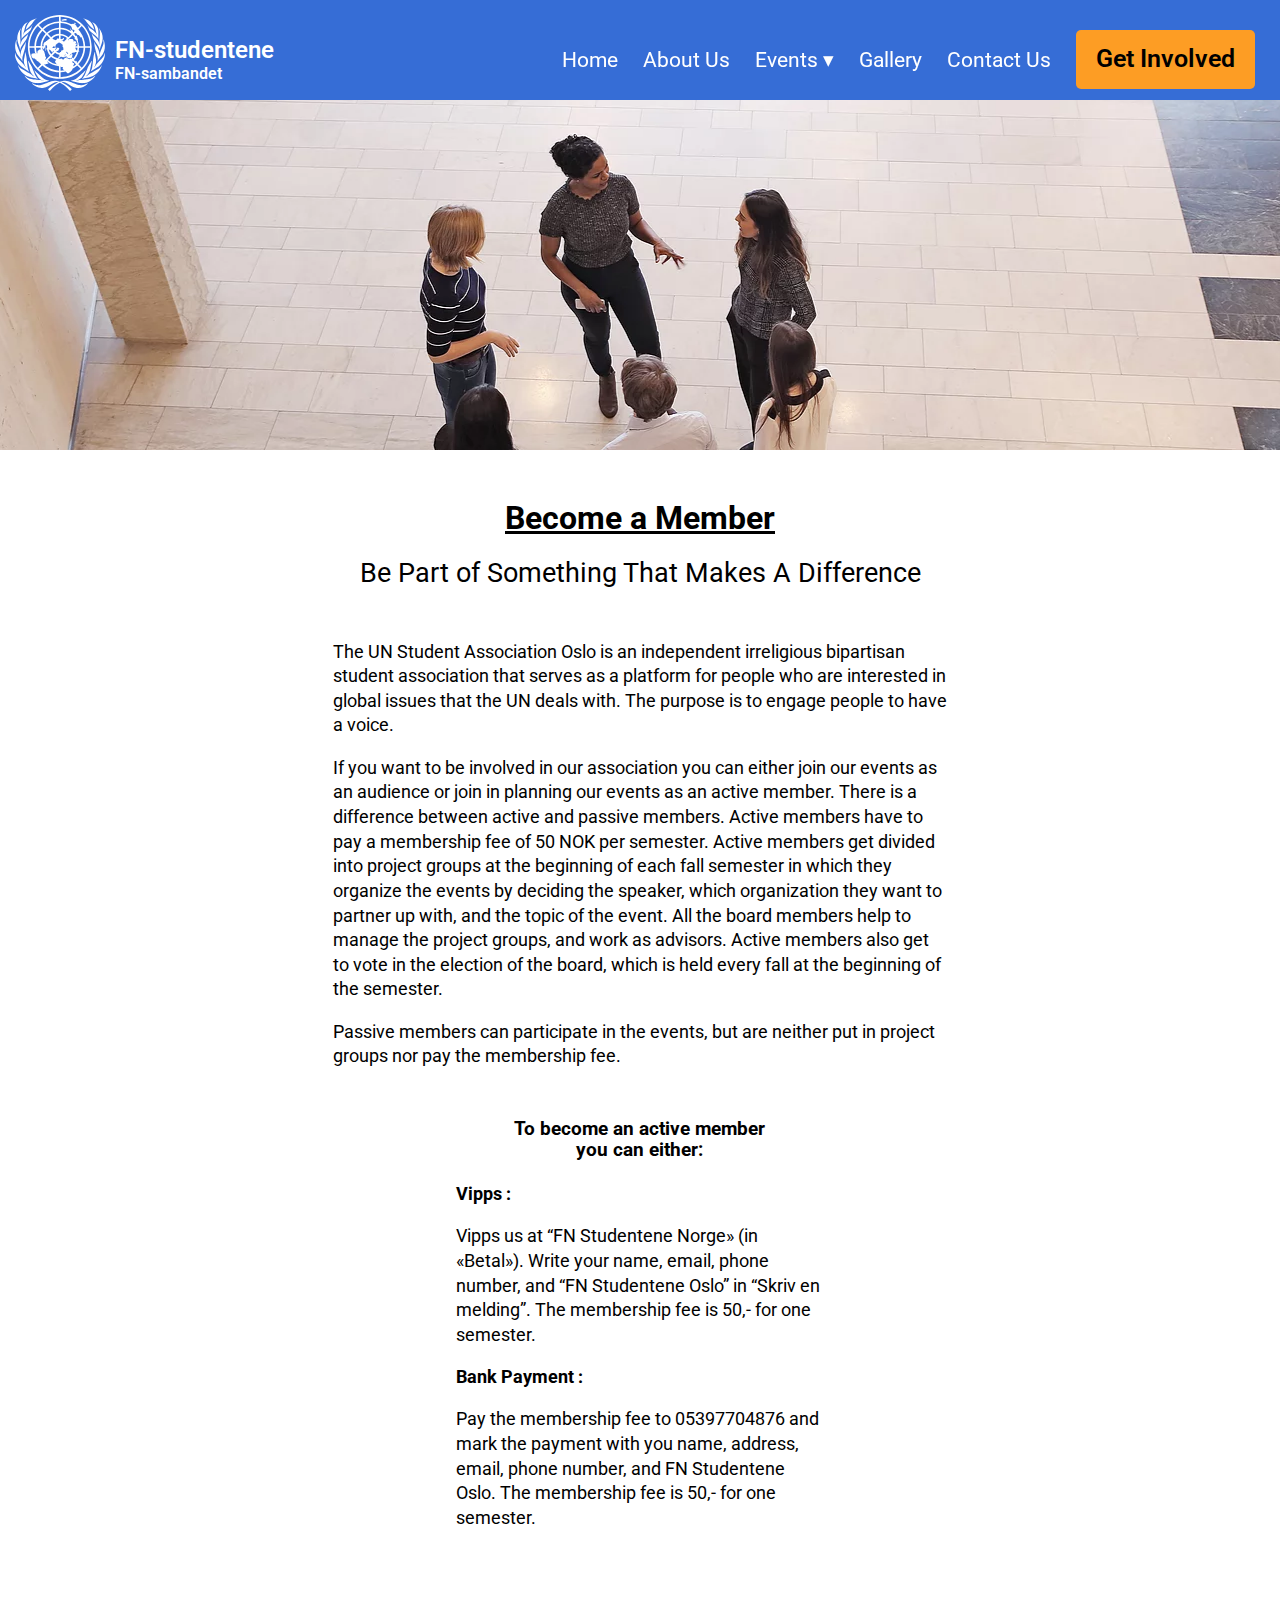
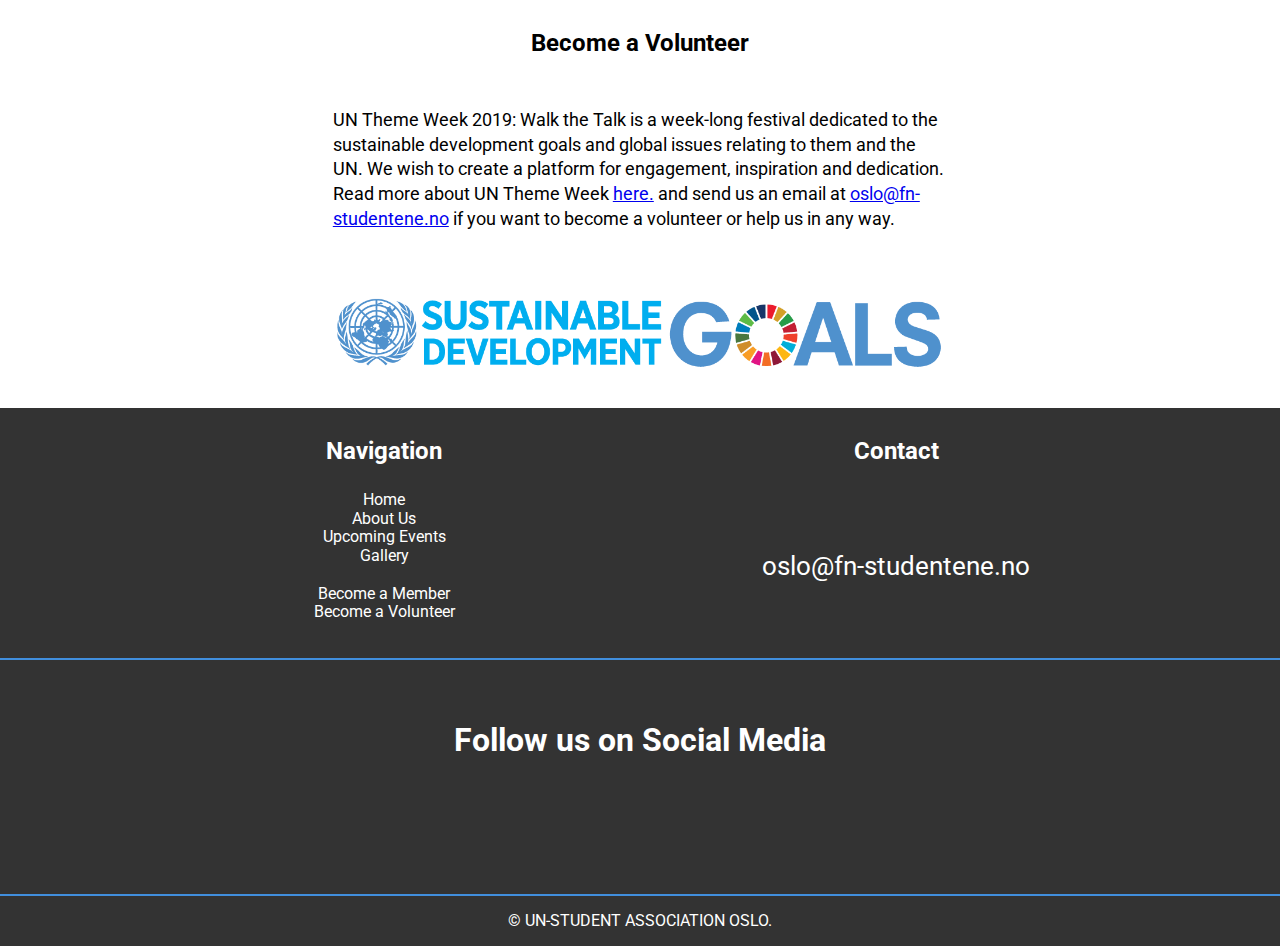
<file: get-involved.html>
<!DOCTYPE HTML>
<html lang="en">
	<head>
         <meta property="og:image" content="https://tonyheimark.com/2018-12-14_FEU_semester-project1_Tony-Heimark_fp/images/linkimg2.png" />
        <meta name="author" content="UN-Student Association Oslo">
        <meta name="description" content="Interested in making a difference as a student? Join us here at the UN-Student Association in Oslo. We are driven by a single goal; to bring attention to important issues that impact our global society and ensure the preservation of the universal human rights for all.">
        <meta name="viewport" content="width=device-width, initial-scale=1.0">
		<meta charset="UTF-8">
        <link rel="icon" type="image/png" href="images/favicon.png">
        <link rel="stylesheet" href="css/normalize.css" />
        <link rel="stylesheet" href="css/pages.css" />
        <link rel="stylesheet" href="https://use.fontawesome.com/releases/v5.4.2/css/all.css" integrity="sha384-/rXc/GQVaYpyDdyxK+ecHPVYJSN9bmVFBvjA/9eOB+pb3F2w2N6fc5qB9Ew5yIns" crossorigin="anonymous">
        <link href="https://fonts.googleapis.com/css?family=Roboto" rel="stylesheet">
		<title>UN-students | Get Involved</title>
	</head>
	<body>
        <div id="dropdown-wrapper">
            <div id="dropdown">
                <ul>
                    <li><a href="index.html">Home</a></li>
                    <li><a href="about.html">About Us</a></li>
                    <li onclick="toggleEvents('events-dropdown')" class="events-container" id="events-menu">Events <span id="down-arrow">&#9662;</span> <span id="up-arrow">&#9652;</span>
                        <div id="events-dropdown">
                            <ul>
                                <li><a href="previous-events.html">&#45; Previous Events</a></li>
                                <li><a href="workshops.html">&#45; Workshops</a></li>
                                <li><a href="upcoming-events.html">&#45; Upcoming Events</a></li>
                            </ul>
                        </div>
                    </li>
                    <li><a href="gallery.html" id="gallery-link">Gallery</a></li>
                    <li><a href="contact.html">Contact Us</a></li>
                    <li class="get-involved-li"><a href="get-involved.html" class="get-involved">Get Involved</a></li>
                </ul>
            </div>
        </div>
        
<nav id="main-nav">
        <a href="index.html"><img src="images/un-emblem-white.svg" alt="UN-Students logo" id="logo"/></a>
        <p><a href="index.html"><span>FN-studentene</span> <br />FN-sambandet</a></p>
        <div class="container" onclick="toggleNav('dropdown')">
            <div class="clickdiv" onclick="toggleX(this)">
                <div class="bar1"></div>
                <div class="bar2"></div>
                <div class="bar3"></div>
            </div>
        </div>
</nav>

<header id="member-header">
                            
</header>
        
<section class="member-section">
 <h1>Become a Member</h1>
    <span>Be Part of Something That Makes A Difference</span>
    <p>The UN Student Association Oslo is an independent irreligious bipartisan student association that serves as a platform for people who are interested in global issues that the UN deals with. The purpose is to engage people to have a voice.</p>
    
    <p>If you want to be involved in our association you can either join our events as an audience or join in planning our events as an active member. There is a difference between active and passive members. Active members have to pay a membership fee of 50 NOK per semester. Active members get divided into project groups at the beginning of each fall semester in which they organize the events by deciding the speaker, which organization they want to partner up with, and the topic of the event. All the board members help to manage the project groups, and work as advisors. Active members also get to vote in the election of the board, which is held every fall at the beginning of the semester.</p>
    
    <p>Passive members can participate in the events, but are neither put in project groups nor pay the membership fee.</p>
    <div class="member-payment">
    <h3>To become an active member<br />you can either:</h3>
    
    <p><strong>Vipps :</strong></p>
    
    <p>Vipps us at “FN Studentene Norge» (in «Betal»). Write your name, email, phone number, and “FN Studentene Oslo” in “Skriv en melding”. The membership fee is 50,- for one semester.</p>
    
    <p><strong>Bank Payment :</strong></p>
    
    <p>Pay the membership fee to 05397704876 and mark the payment with you name, address, email, phone number, and FN Studentene Oslo. The membership fee is 50,- for one semester.</p>
    </div>
    <h2>Become a Volunteer</h2>
    
    <p>UN Theme Week 2019: Walk the Talk is a week-long festival dedicated to the sustainable development goals and global issues relating to them and the UN. We wish to create a platform for engagement, inspiration and dedication. Read more about UN Theme Week <a href="upcoming-events.html" target="_blank">here.</a> and send us an email at <a href="mailto:oslo@fn-studentene.no">oslo@fn-studentene.no</a> if you want to become a volunteer or help us in any way. </p>
</section>        
        
        
        
        
        
        
        
        
        
        
        
        
        
        
        
        
        
        
        
        
        
        
        
        
        
        
        
<div class="sdg-logo">
    <img src="images/SDG-logo.png" alt="Image of the UN SDG logo"/>
</div>

        <footer id="main-footer">
            <div class="footer-nav">
                <h4>Navigation</h4>
                <ul>
                    <li><a href="index.html">Home</a></li>
                    <li><a href="about.html">About Us</a></li>
                    <li><a href="upcoming-events.html">Upcoming Events</a></li>
                    <li class="news-footer-link"><a href="gallery.html">Gallery</a></li>
                    <li><a href="get-involved.html">Become a Member</a></li>
                    <li><a href="get-involved.html">Become a Volunteer</a></li>
                </ul>
            </div>
            
            <div class="footer-contact">
                <h4>Contact</h4>
                <a href="mailto:oslo@fn-studentene.no"><i class="far fa-envelope"></i></a>
                <p><a href="mailto:oslo@fn-studentene.no">oslo@fn-studentene.no</a></p>
            </div>
            
            <div class="footer-social">
                <h4>Follow us on Social Media</h4>
                <a href="https://www.facebook.com/FNstudOslo/" class="facebook" target="_blank"><i class="fab fa-facebook-square"></i></a>
                <a href="https://www.instagram.com/un_studentasso/" target="_blank" class="instagram"><i class="fab fa-instagram"></i></a>
                <a href="https://twitter.com/fnstudoslo" target="_blank" class="twitter"><i class="fab fa-twitter"></i></a>
            </div>
            <div class="footer-copyright">
                <p>&copy; UN-STUDENT ASSOCIATION OSLO.</p>
            
            </div>
        </footer>
        
        
        
        
        

            <script src="https://ajax.googleapis.com/ajax/libs/jquery/3.3.1/jquery.min.js"></script>

        <script>
            
            function toggleNav (x) {
                var menu = document.getElementById(x), maxW="1000px";
                if (menu.style.height == maxW) {
                    menu.style.height = "0vh";
                }
                else {
                    menu.style.height = maxW;
                } 
            }
            
            function toggleEvents (x) {
                var menu = document.getElementById(x), maxH="auto";
                var upArrow = document.getElementById('up-arrow');
                var downArrow = document.getElementById('down-arrow');
                if (menu.style.height == maxH) {
                    menu.style.height = "0px";
                    upArrow.style.display = "none";
                    downArrow.style.display = "inline";  
                }
                else {
                    menu.style.height = maxH;
                    downArrow.style.display = "none";
                    upArrow.style.display = "inline";
                } 
            }
            
            
            
            function toggleX(x) {
                    x.classList.toggle("change");
            }

        </script>

        </body>

        </html>
</file>
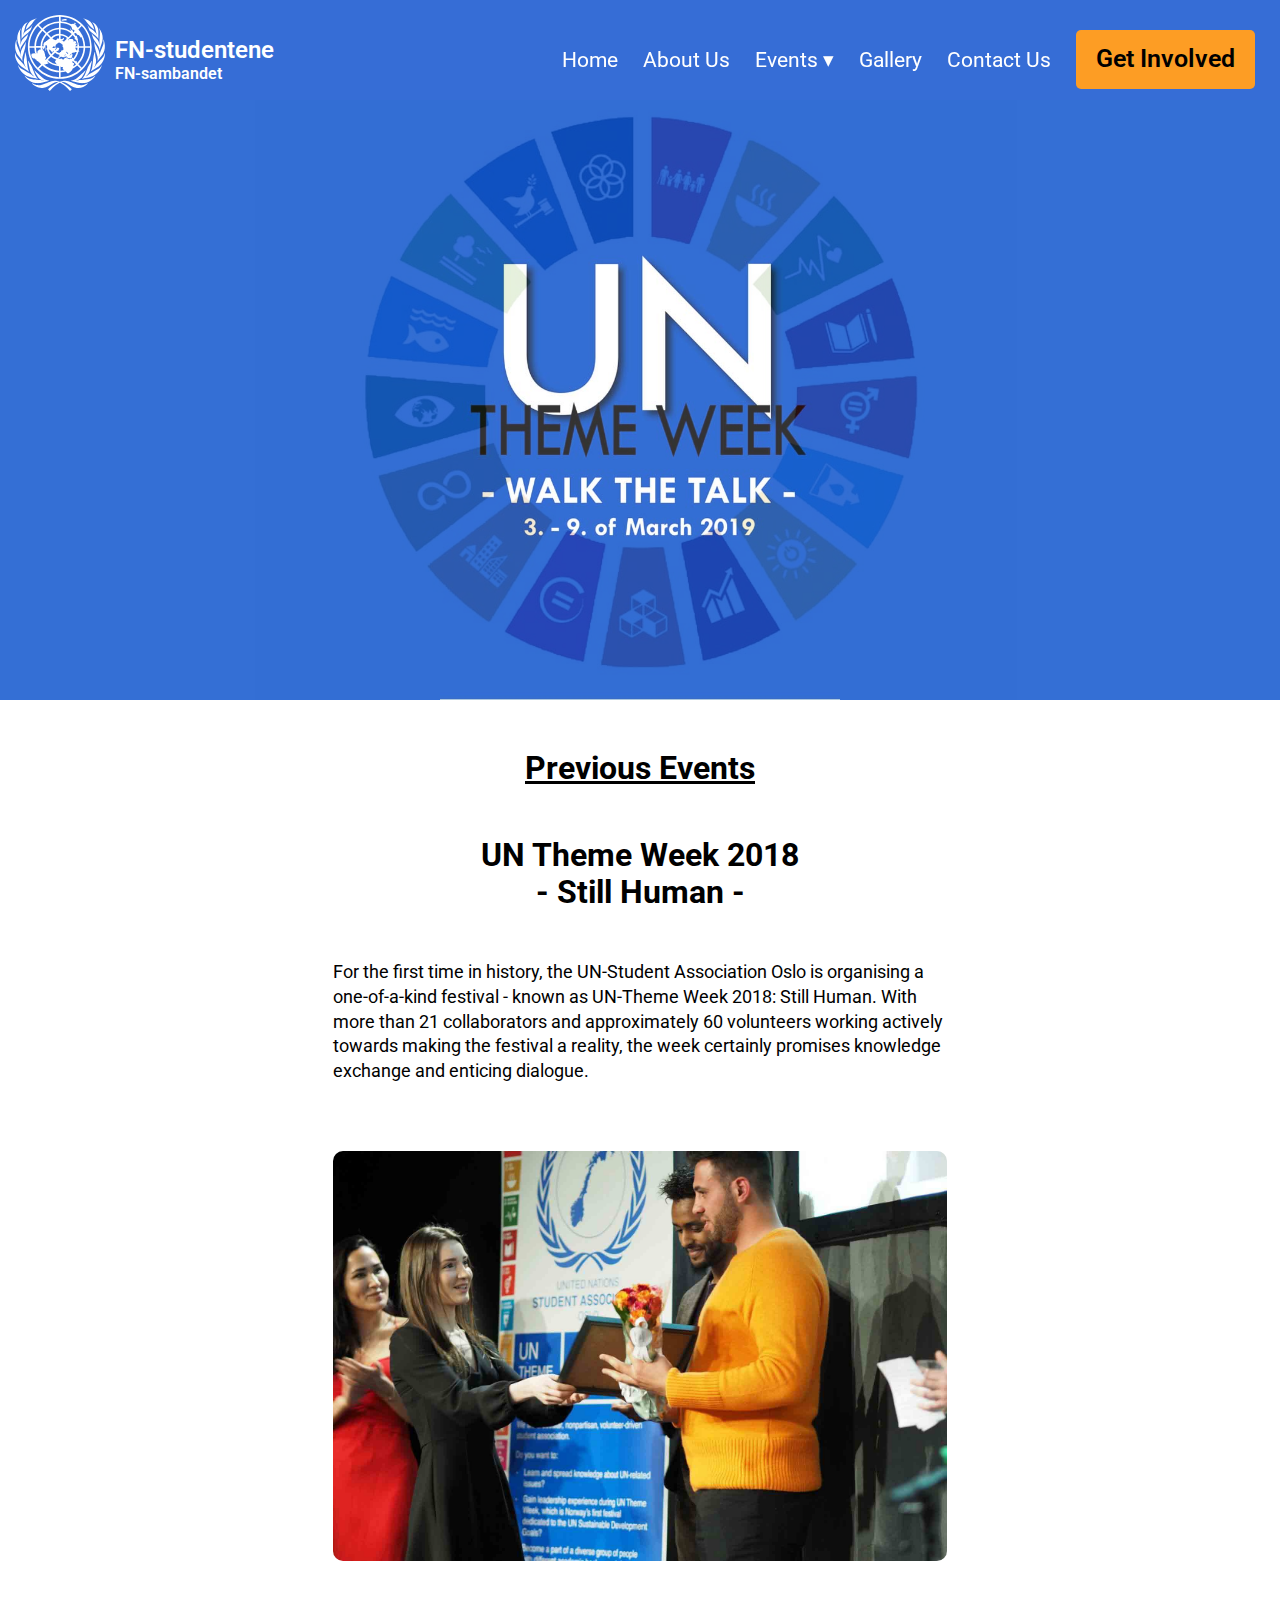
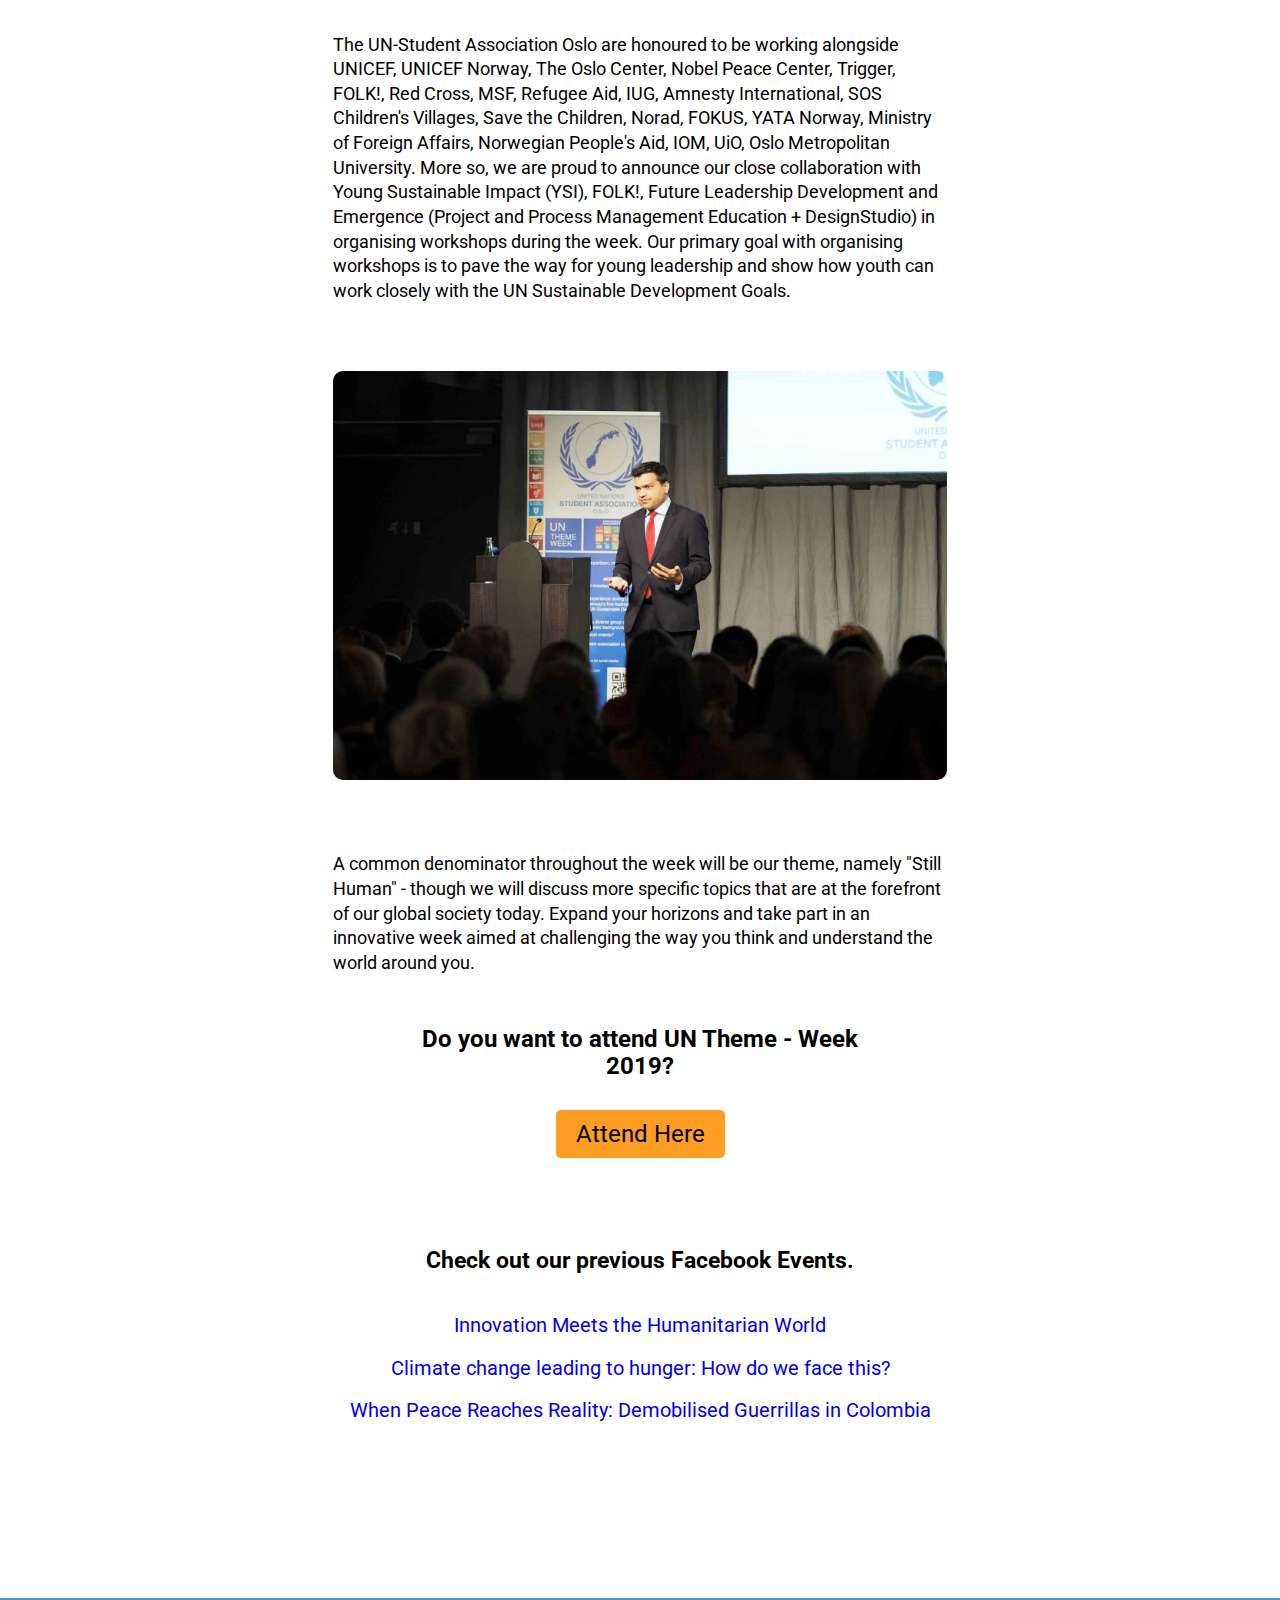
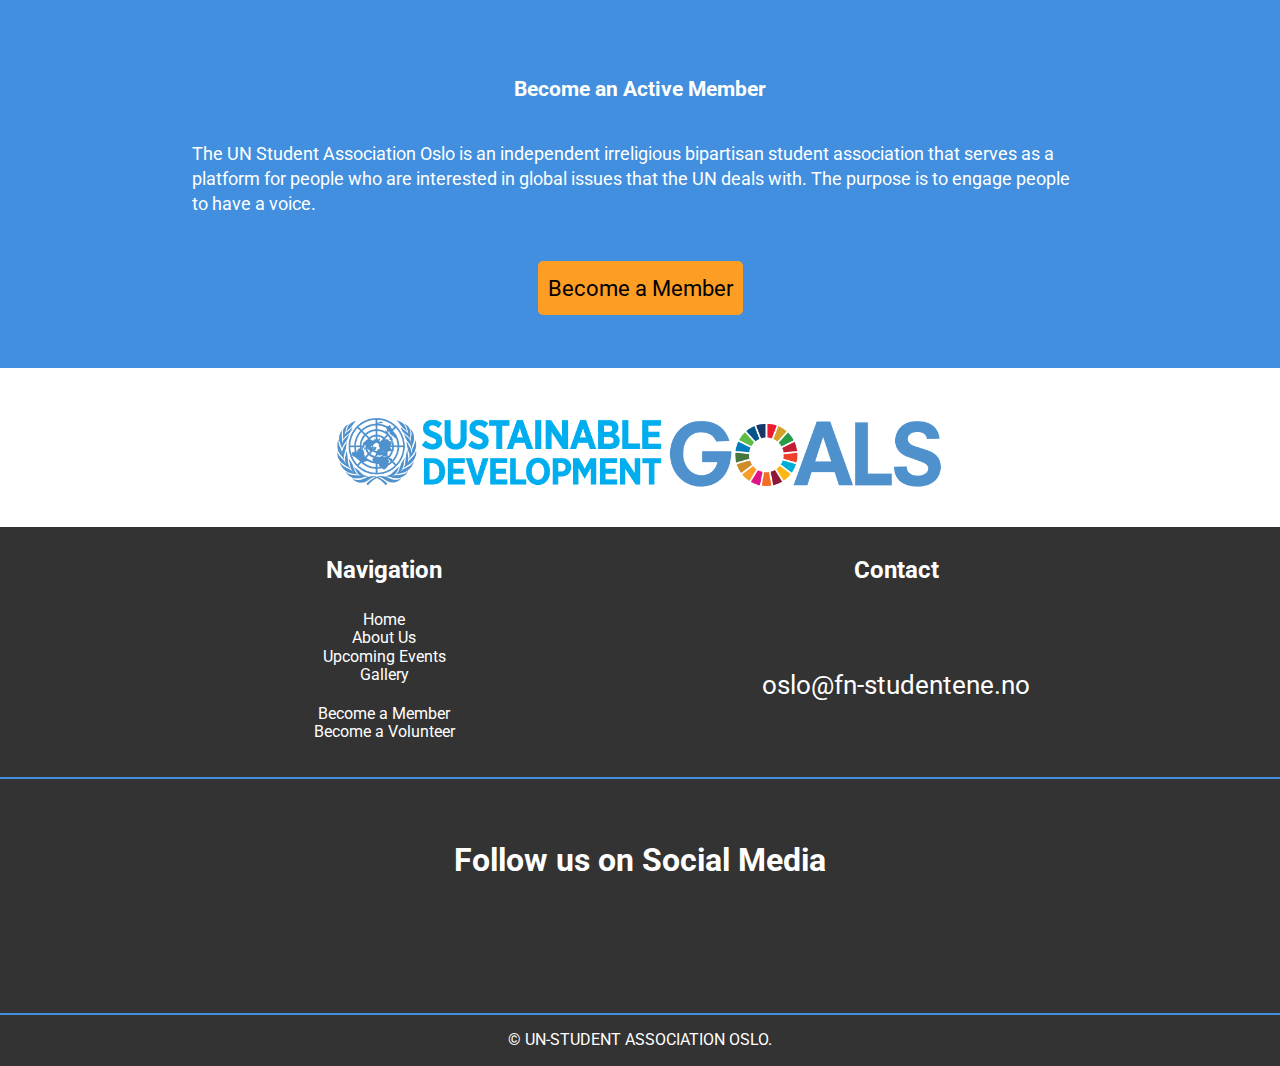
<file: previous-events.html>
<!DOCTYPE HTML>
<html lang="en">
	<head>
         <meta property="og:image" content="https://tonyheimark.com/2018-12-14_FEU_semester-project1_Tony-Heimark_fp/images/linkimg2.png" />
        <meta name="author" content="UN-Student Association Oslo">
        <meta name="description" content="Interested in making a difference as a student? Join us here at the UN-Student Association in Oslo. We are driven by a single goal; to bring attention to important issues that impact our global society and ensure the preservation of the universal human rights for all.">
        <meta name="viewport" content="width=device-width, initial-scale=1.0">
		<meta charset="UTF-8">
        <link rel="icon" type="image/png" href="images/favicon.png">
        <link rel="stylesheet" href="css/normalize.css" />
        <link rel="stylesheet" href="css/pages.css" />
        <link rel="stylesheet" href="https://use.fontawesome.com/releases/v5.4.2/css/all.css" integrity="sha384-/rXc/GQVaYpyDdyxK+ecHPVYJSN9bmVFBvjA/9eOB+pb3F2w2N6fc5qB9Ew5yIns" crossorigin="anonymous">
        <link href="https://fonts.googleapis.com/css?family=Roboto" rel="stylesheet">
		<title>UN-students | Previous Events</title>
	</head>
	<body>
        <div id="dropdown-wrapper">
            <div id="dropdown">
                <ul>
                    <li><a href="index.html">Home</a></li>
                    <li><a href="about.html">About Us</a></li>
                    <li onclick="toggleEvents('events-dropdown')" class="events-container" id="events-menu">Events <span id="down-arrow">&#9662;</span> <span id="up-arrow">&#9652;</span>
                        <div id="events-dropdown">
                            <ul>
                                <li><a href="previous-events.html">&#45; Previous Events</a></li>
                                <li><a href="workshops.html">&#45; Workshops</a></li>
                                <li><a href="upcoming-events.html">&#45; Upcoming Events</a></li>
                            </ul>
                        
                        </div>
                    </li>
                    <li><a href="gallery.html" id="gallery-link">Gallery</a></li>
                    <li><a href="contact.html">Contact Us</a></li>
                    <li class="get-involved-li"><a href="get-involved.html" class="get-involved">Get Involved</a></li>
                </ul>
            </div>
        </div>
        
        <nav id="main-nav">
                <a href="index.html"><img src="images/un-emblem-white.svg" alt="UN-Students logo" id="logo"/></a>
                <p><a href="index.html"><span>FN-studentene</span> <br />FN-sambandet</a></p>
                <div class="container" onclick="toggleNav('dropdown')">
                    <div class="clickdiv" onclick="toggleX(this)">
                        <div class="bar1"></div>
                        <div class="bar2"></div>
                        <div class="bar3"></div>
                    </div>
                </div>
        </nav>

        <header id="main-header">
            <div class="header-image-background">
                <div class="header-image"></div>
            </div>
        </header>

        <div class="h1-headings"><h1>Previous Events</h1></div>

        <div class="theme-week-content">
        <h2>UN Theme Week 2018<br />- Still Human -</h2>
        <p>For the first time in history, the UN-Student Association Oslo is organising a one-of-a-kind festival - known as UN-Theme Week 2018: Still Human. With more than 21 collaborators and approximately 60 volunteers working actively towards making the festival a reality, the week certainly promises knowledge exchange and enticing dialogue.</p>
        <div class="images-previous-events">
            <img src="images/19-min.jpg" alt="Image of UN Theme Week 2018: Still Human – Opening Ceremony "/>
        </div>
        <p>The UN-Student Association Oslo are honoured to be working alongside UNICEF, UNICEF Norway, The Oslo Center, Nobel Peace Center, Trigger, FOLK!, Red Cross, MSF, Refugee Aid, IUG, Amnesty International, SOS Children's Villages, Save the Children, Norad, FOKUS, YATA Norway, Ministry of Foreign Affairs, Norwegian People's Aid, IOM, UiO, Oslo Metropolitan University. More so, we are proud to announce our close collaboration with Young Sustainable Impact (YSI), FOLK!, Future Leadership Development and Emergence (Project and Process Management Education + DesignStudio) in organising workshops during the week. Our primary goal with organising workshops is to pave the way for young leadership and show how youth can work closely with the UN Sustainable Development Goals.</p>
        <div class="images-previous-events">
            <img src="images/13-min.jpg" alt="Image of UN Theme Week 2018: Still Human – Opening Ceremony "/>
        </div>
        <p>A common denominator throughout the week will be our theme, namely "Still Human" - though we will discuss more specific topics that are at the forefront of our global society today. Expand your horizons and take part in an innovative week aimed at challenging the way you think and understand the world around you.</p>
        <h3>Do you want to attend UN Theme - Week <br />2019?</h3>
            <a href="https://www.facebook.com/events/401145603755319/" target="_blank">Attend Here</a>
        </div>

        <div class="previous-facebook-events">
            <h3>Check out our previous Facebook Events.</h3>
            <a href="https://www.facebook.com/events/1996903710532135/" target="_blank">Innovation Meets the Humanitarian World</a>
            <a href="https://www.facebook.com/events/190946135155949/" target="_blank">Climate change leading to hunger: How do we face this?</a>
            <a href="https://www.facebook.com/events/175550310042287/" target="_blank">When Peace Reaches Reality: Demobilised Guerrillas in Colombia</a>
        </div>  


























        <section class="member-cta-wrapper">
            <h2>Become an Active Member</h2>
            <p>The UN Student Association Oslo is an independent irreligious bipartisan student association that serves as a platform for people who are interested in global issues that the UN deals with. The purpose is to engage people to have a voice.</p>
            <a href="get-involved.html">Become a Member</a>
        </section>

        <div class="sdg-logo">
            <img src="images/SDG-logo.png" alt="Image of the UN SDG logo"/>
        </div>

        <footer id="main-footer">
            <div class="footer-nav">
                <h4>Navigation</h4>
                <ul>
                    <li><a href="index.html">Home</a></li>
                    <li><a href="about.html">About Us</a></li>
                    <li><a href="upcoming-events.html">Upcoming Events</a></li>
                    <li class="news-footer-link"><a href="gallery.html">Gallery</a></li>
                    <li><a href="get-involved.html">Become a Member</a></li>
                    <li><a href="get-involved.html">Become a Volunteer</a></li>
                </ul>
            </div>
            
            <div class="footer-contact">
                <h4>Contact</h4>
                <a href="mailto:oslo@fn-studentene.no"><i class="far fa-envelope"></i></a>
                <p><a href="mailto:oslo@fn-studentene.no">oslo@fn-studentene.no</a></p>
            </div>
            
            <div class="footer-social">
                <h4>Follow us on Social Media</h4>
                <a href="https://www.facebook.com/FNstudOslo/" class="facebook" target="_blank"><i class="fab fa-facebook-square"></i></a>
                <a href="https://www.instagram.com/un_studentasso/" target="_blank" class="instagram"><i class="fab fa-instagram"></i></a>
                <a href="https://twitter.com/fnstudoslo" target="_blank" class="twitter"><i class="fab fa-twitter"></i></a>
            </div>
            <div class="footer-copyright">
                <p>&copy; UN-STUDENT ASSOCIATION OSLO.</p>
            
            </div>
        </footer>
        

            <script src="https://ajax.googleapis.com/ajax/libs/jquery/3.3.1/jquery.min.js"></script>

        <script>
            
            function toggleNav (x) {
                var menu = document.getElementById(x), maxW="1000px";
                if (menu.style.height == maxW) {
                    menu.style.height = "0vh";
                }
                else {
                    menu.style.height = maxW;
                } 
            }
            
            function toggleEvents (x) {
                var menu = document.getElementById(x), maxH="auto";
                var upArrow = document.getElementById('up-arrow');
                var downArrow = document.getElementById('down-arrow');
                if (menu.style.height == maxH) {
                    menu.style.height = "0px";
                    upArrow.style.display = "none";
                    downArrow.style.display = "inline";  
                }
                else {
                    menu.style.height = maxH;
                    downArrow.style.display = "none";
                    upArrow.style.display = "inline";
                } 
            }
            
            
            
            function toggleX(x) {
                    x.classList.toggle("change");
            }
            
            
        </script>

        </body>

        </html>
</file>
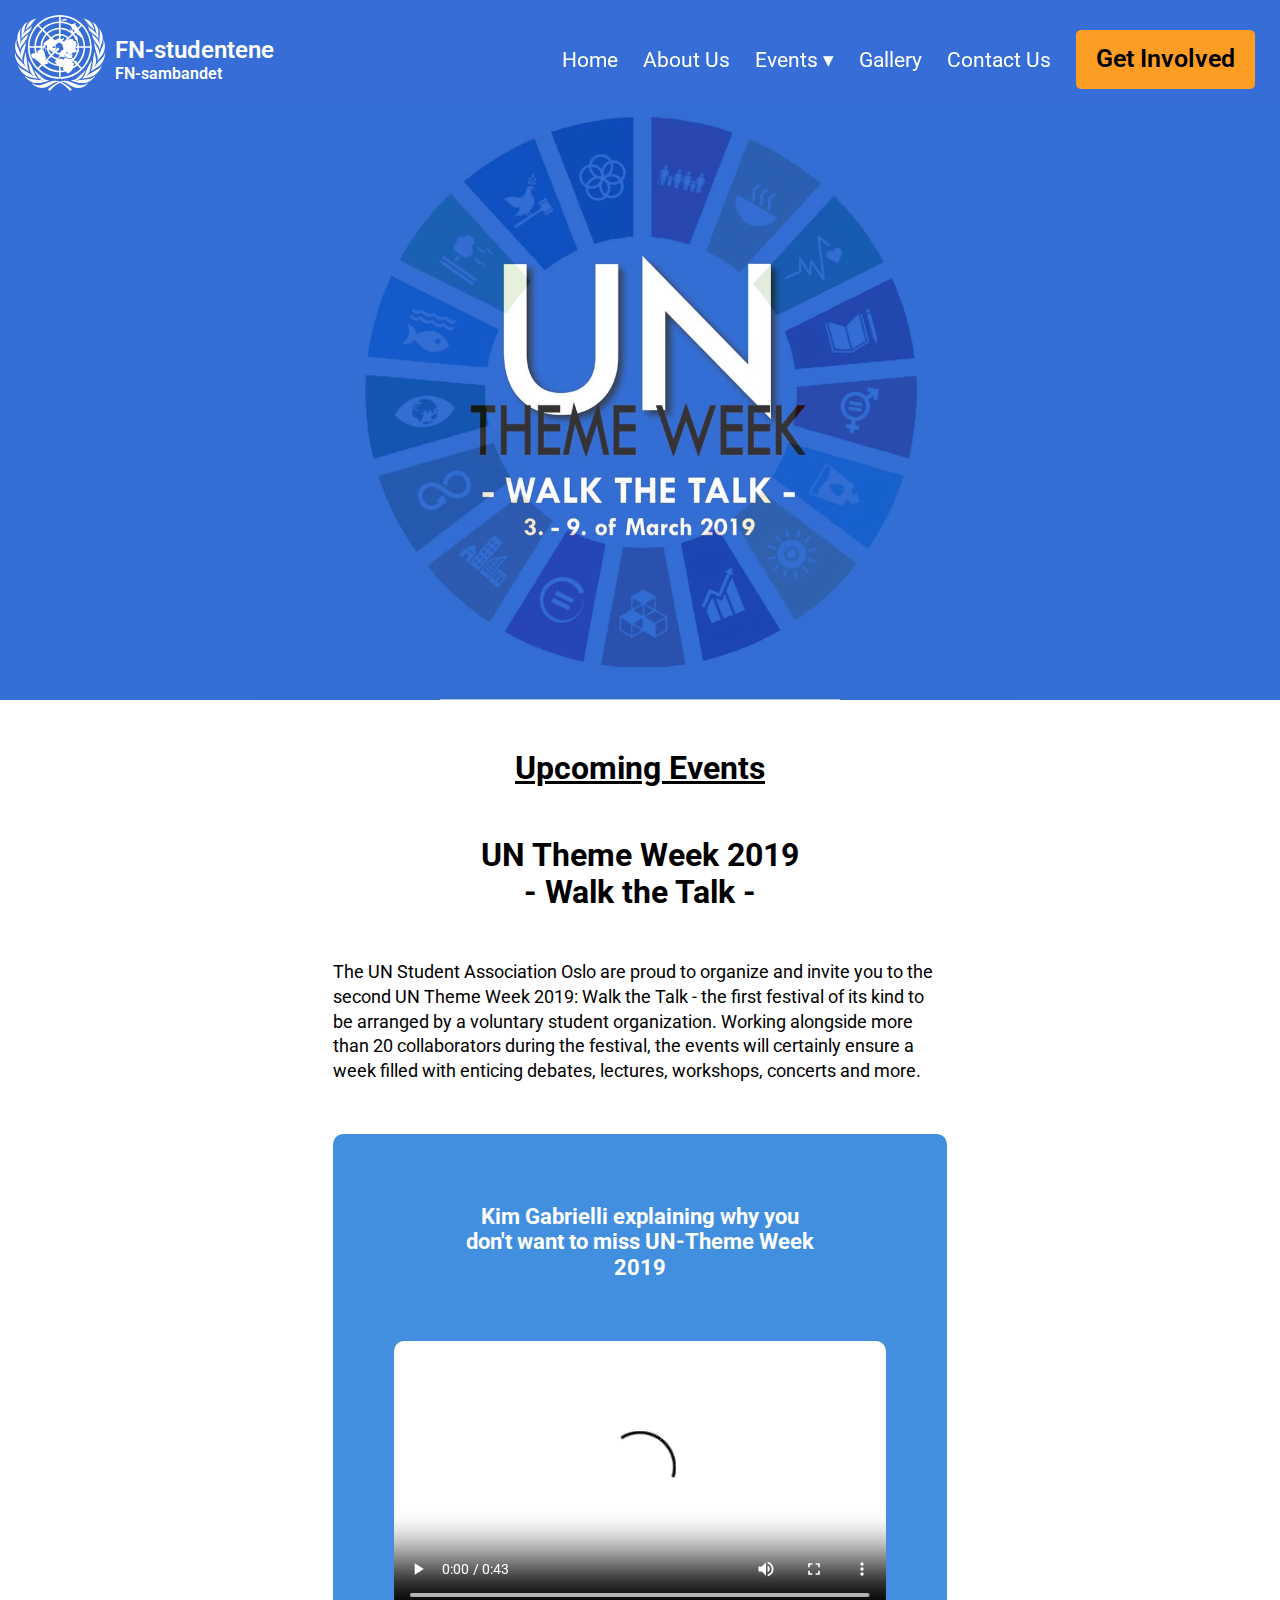
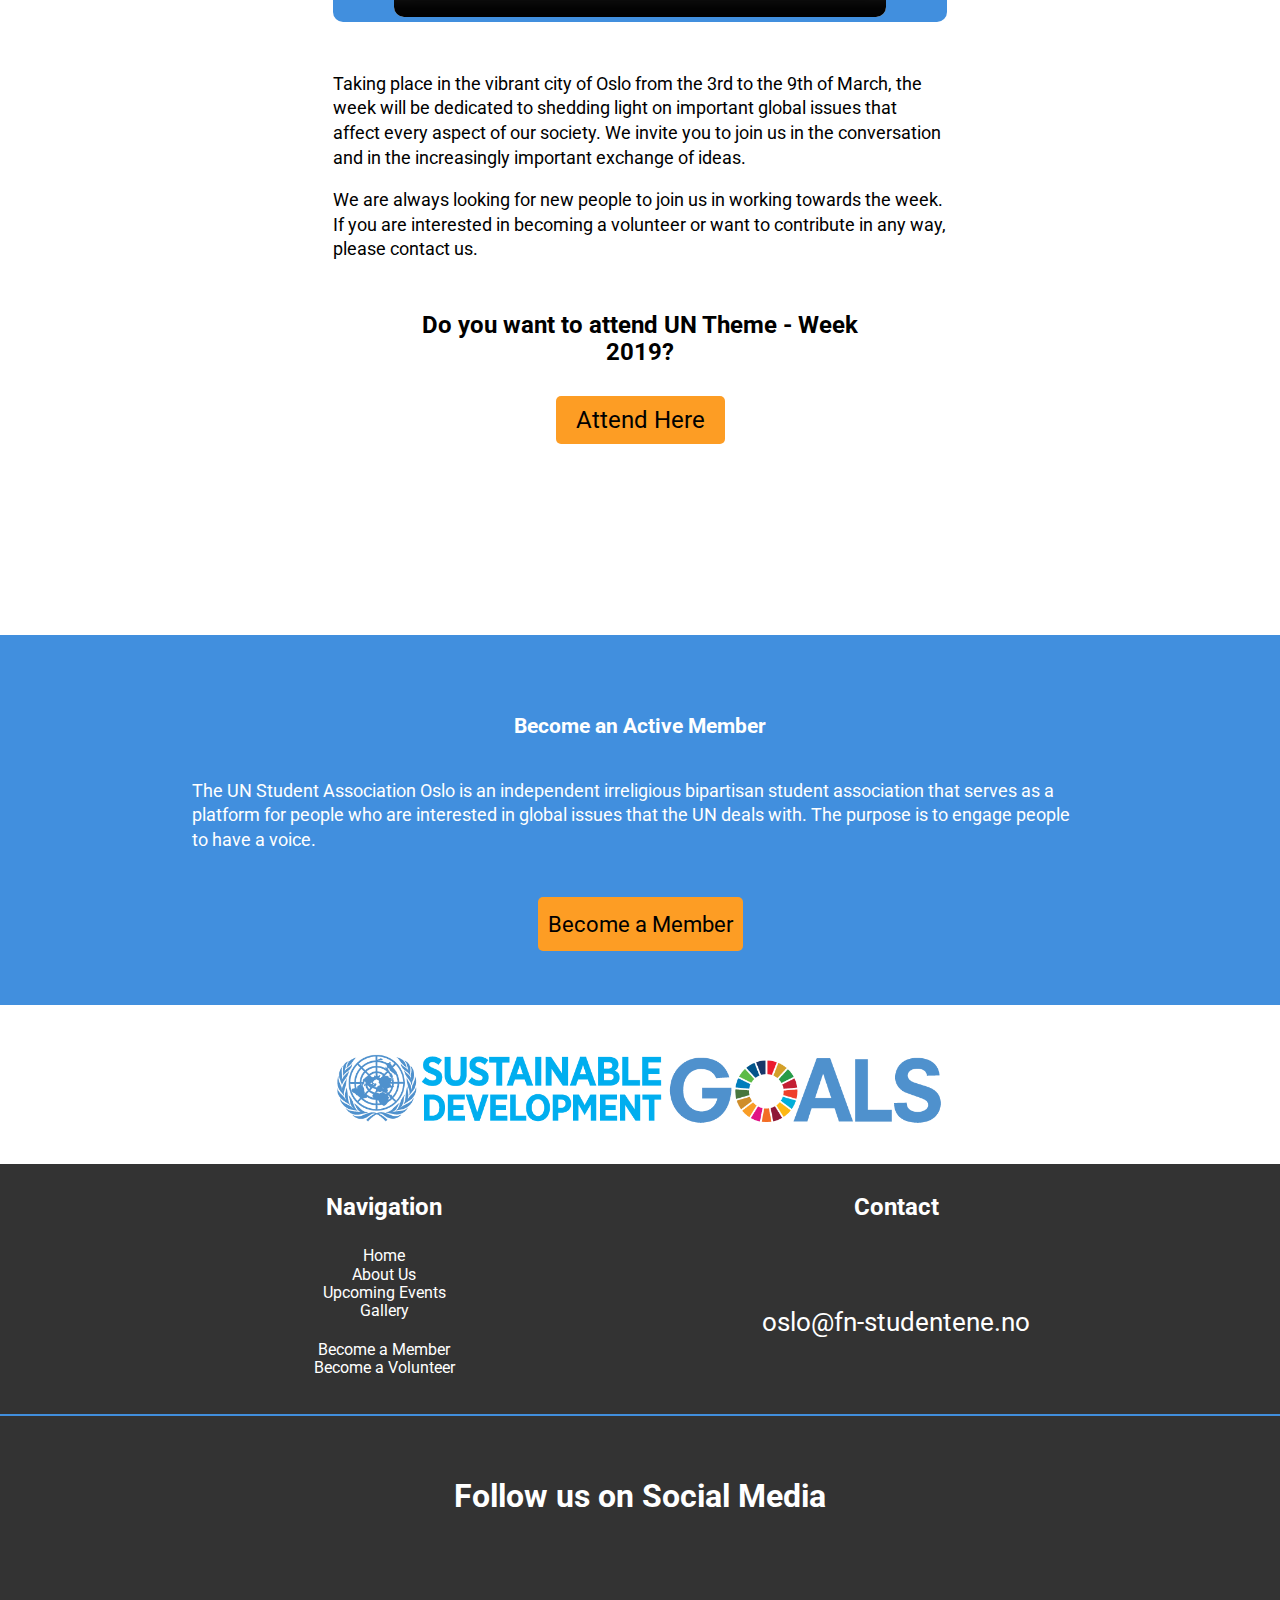
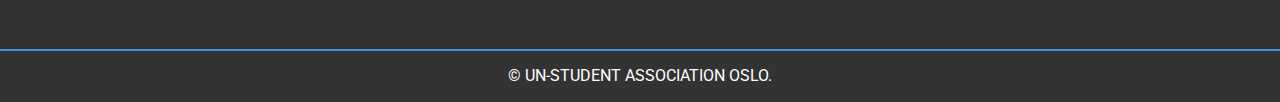
<file: upcoming-events.html>
<!DOCTYPE HTML>
<html lang="en">
	<head>
         <meta property="og:image" content="https://tonyheimark.com/2018-12-14_FEU_semester-project1_Tony-Heimark_fp/images/linkimg2.png" />
        <meta name="author" content="UN-Student Association Oslo">
        <meta name="description" content="Interested in making a difference as a student? Join us here at the UN-Student Association in Oslo. We are driven by a single goal; to bring attention to important issues that impact our global society and ensure the preservation of the universal human rights for all.">
        <meta name="viewport" content="width=device-width, initial-scale=1.0">
		<meta charset="UTF-8">
        <link rel="icon" type="image/png" href="images/favicon.png">
        <link rel="stylesheet" href="css/normalize.css" />
        <link rel="stylesheet" href="css/pages.css" />
        <link rel="stylesheet" href="https://use.fontawesome.com/releases/v5.4.2/css/all.css" integrity="sha384-/rXc/GQVaYpyDdyxK+ecHPVYJSN9bmVFBvjA/9eOB+pb3F2w2N6fc5qB9Ew5yIns" crossorigin="anonymous">
        <link href="https://fonts.googleapis.com/css?family=Roboto" rel="stylesheet">
		<title>UN-students | Upcoming Events</title>
	</head>
	<body>
        <div id="dropdown-wrapper">
            <div id="dropdown">
                <ul>
                    <li><a href="index.html">Home</a></li>
                    <li><a href="about.html">About Us</a></li>
                    <li onclick="toggleEvents('events-dropdown')" class="events-container" id="events-menu">Events <span id="down-arrow">&#9662;</span> <span id="up-arrow">&#9652;</span>
                        <div id="events-dropdown">
                            <ul>
                                <li><a href="previous-events.html">&#45; Previous Events</a></li>
                                <li><a href="workshops.html">&#45; Workshops</a></li>
                                <li><a href="upcoming-events.html">&#45; Upcoming Events</a></li>
                            </ul>
                        
                        </div>
                    </li>
                    <li><a href="gallery.html" id="gallery-link">Gallery</a></li>
                    <li><a href="contact.html">Contact Us</a></li>
                    <li class="get-involved-li"><a href="get-involved.html" class="get-involved">Get Involved</a></li>
                </ul>
            </div>
        </div>
        
    <nav id="main-nav">
            <a href="index.html"><img src="images/un-emblem-white.svg" alt="UN-Students logo" id="logo"/></a>
            <p><a href="index.html"><span>FN-studentene</span> <br />FN-sambandet</a></p>
            <div class="container" onclick="toggleNav('dropdown')">
                <div class="clickdiv" onclick="toggleX(this)">
                    <div class="bar1"></div>
                    <div class="bar2"></div>
                    <div class="bar3"></div>
                </div>
            </div>
    </nav>

    <header id="main-header">
        <div class="header-image-background">
            <div class="header-image"></div>
        </div>
    </header>


    <div class="h1-headings"><h1>Upcoming Events</h1></div>

    <div class="theme-week-content">
    <h2>UN Theme Week 2019<br />- Walk the Talk -</h2>
    <p>The UN Student Association Oslo are proud to organize and invite you to the second UN Theme Week 2019: Walk the Talk - the first festival of its kind to be arranged by a voluntary student organization. Working alongside more than 20 collaborators during the festival, the events will certainly ensure a week filled with enticing debates, lectures, workshops, concerts and more. </p>
    <div class="video-div1">
        <h2>Kim Gabrielli explaining why you<br />don't want to miss UN-Theme Week<br />2019</h2>
    <video src="images/theme-week_kim_garbriell.mp4.mp4" width="300" height="150" controls></video>
    </div> 
    <p>Taking place in the vibrant city of Oslo from the 3rd to the 9th of March, the week will be dedicated to shedding light on important global issues that affect every aspect of our society. We invite you to join us in the conversation and in the increasingly important exchange of ideas.</p>
    <div></div>
    <p>We are always looking for new people to join us in working towards the week. If you are interested in becoming a volunteer or want to contribute in any way, please contact us.</p>
    <h3>Do you want to attend UN Theme - Week <br />2019?</h3>
        <a href="https://www.facebook.com/events/401145603755319/" target="_blank">Attend Here</a>
    </div>
    <div class="upcoming-space"></div>


    <section class="member-cta-wrapper">
        <h2>Become an Active Member</h2>
        <p>The UN Student Association Oslo is an independent irreligious bipartisan student association that serves as a platform for people who are interested in global issues that the UN deals with. The purpose is to engage people to have a voice.</p>
        <a href="get-involved.html">Become a Member</a>
    </section>

    <div class="sdg-logo">
        <img src="images/SDG-logo.png" alt="Image of the UN SDG logo"/>
    </div>

        <footer id="main-footer">
            <div class="footer-nav">
                <h4>Navigation</h4>
                <ul>
                    <li><a href="index.html">Home</a></li>
                    <li><a href="about.html">About Us</a></li>
                    <li><a href="upcoming-events.html">Upcoming Events</a></li>
                    <li class="news-footer-link"><a href="gallery.html">Gallery</a></li>
                    <li><a href="get-involved.html">Become a Member</a></li>
                    <li><a href="get-involved.html">Become a Volunteer</a></li>
                </ul>
            </div>
            
            <div class="footer-contact">
                <h4>Contact</h4>
                <a href="mailto:oslo@fn-studentene.no"><i class="far fa-envelope"></i></a>
                <p><a href="mailto:oslo@fn-studentene.no">oslo@fn-studentene.no</a></p>
            </div>
            
            <div class="footer-social">
                <h4>Follow us on Social Media</h4>
                <a href="https://www.facebook.com/FNstudOslo/" class="facebook" target="_blank"><i class="fab fa-facebook-square"></i></a>
                <a href="https://www.instagram.com/un_studentasso/" target="_blank" class="instagram"><i class="fab fa-instagram"></i></a>
                <a href="https://twitter.com/fnstudoslo" target="_blank" class="twitter"><i class="fab fa-twitter"></i></a>
            </div>
            <div class="footer-copyright">
                <p>&copy; UN-STUDENT ASSOCIATION OSLO.</p>
            
            </div>
        </footer>

            <script src="https://ajax.googleapis.com/ajax/libs/jquery/3.3.1/jquery.min.js"></script>

        <script>
            
            function toggleNav (x) {
                var menu = document.getElementById(x), maxW="1000px";
                if (menu.style.height == maxW) {
                    menu.style.height = "0vh";
                }
                else {
                    menu.style.height = maxW;
                } 
            }
            
            function toggleEvents (x) {
                var menu = document.getElementById(x), maxH="auto";
                var upArrow = document.getElementById('up-arrow');
                var downArrow = document.getElementById('down-arrow');
                if (menu.style.height == maxH) {
                    menu.style.height = "0px";
                    upArrow.style.display = "none";
                    downArrow.style.display = "inline";  
                }
                else {
                    menu.style.height = maxH;
                    downArrow.style.display = "none";
                    upArrow.style.display = "inline";
                } 
            }
            
            
            
            function toggleX(x) {
                    x.classList.toggle("change");
            }
            
        </script>

        </body>

        </html>
</file>
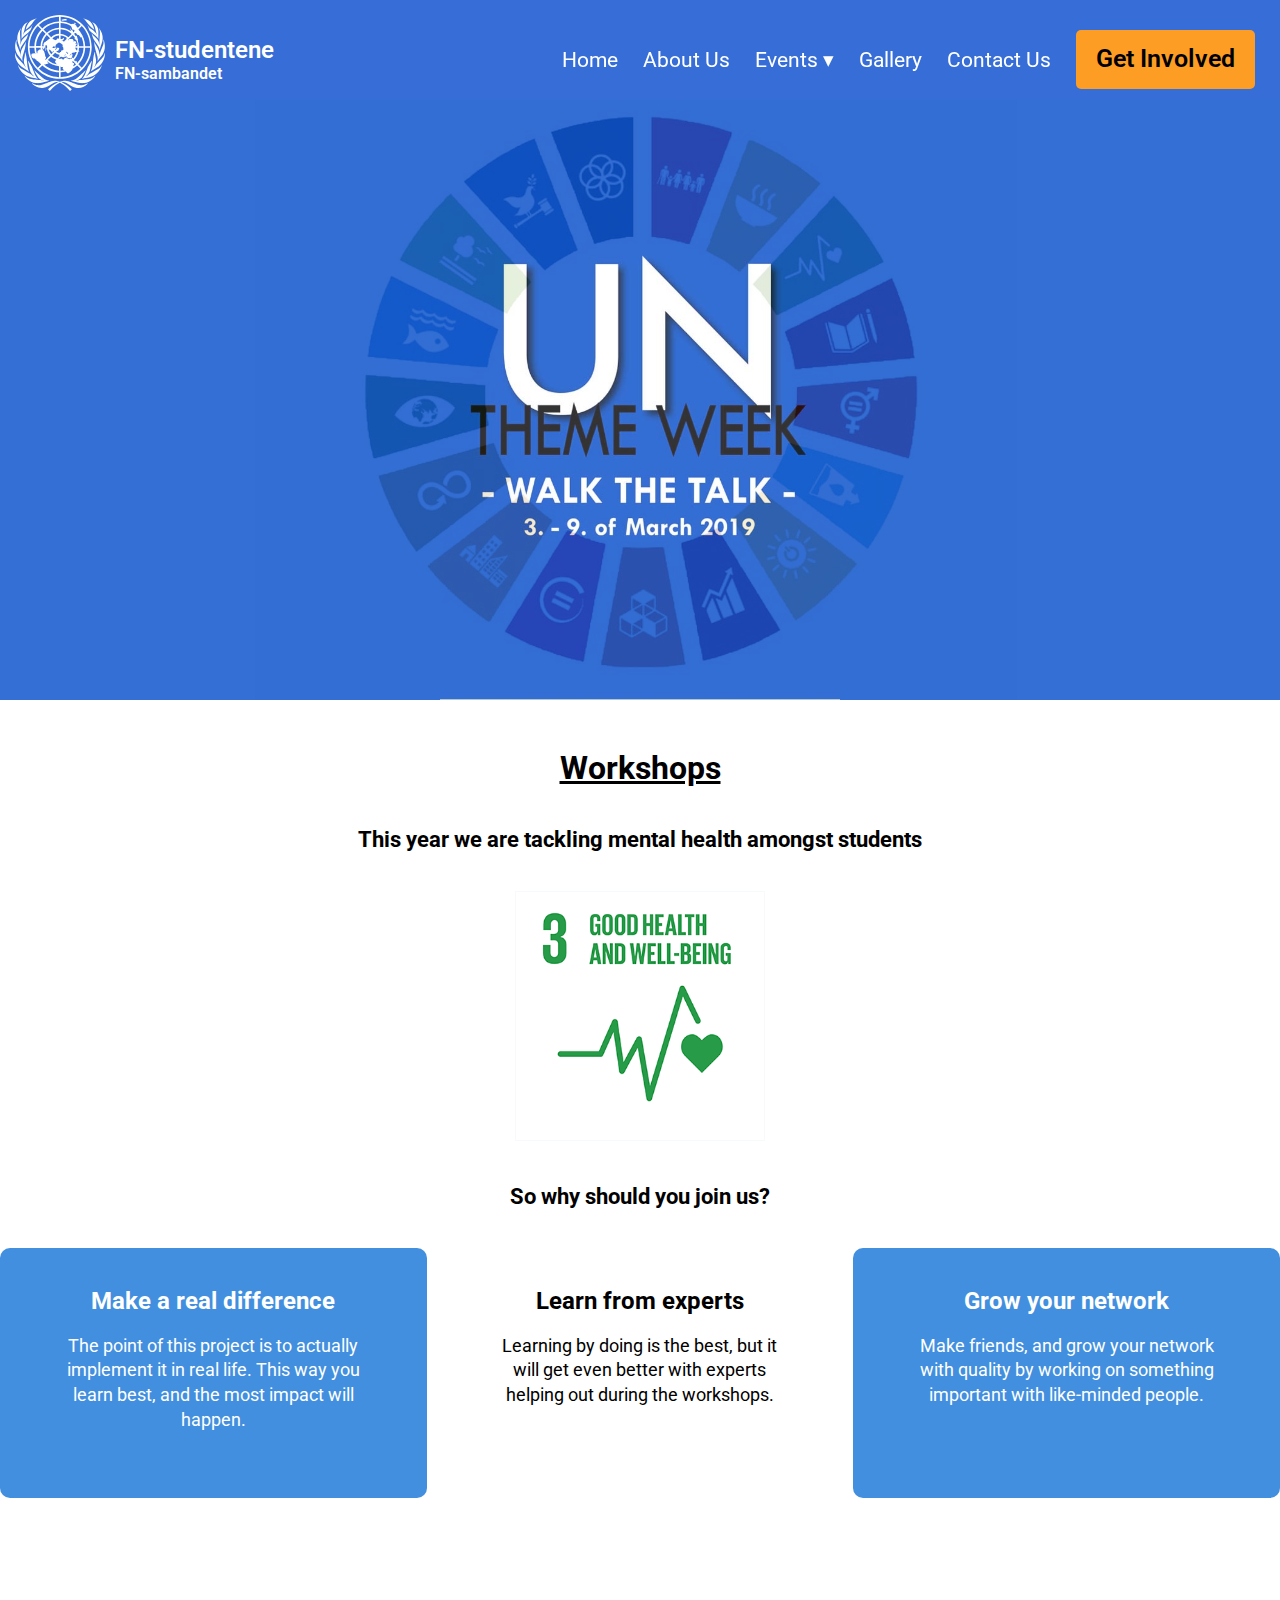
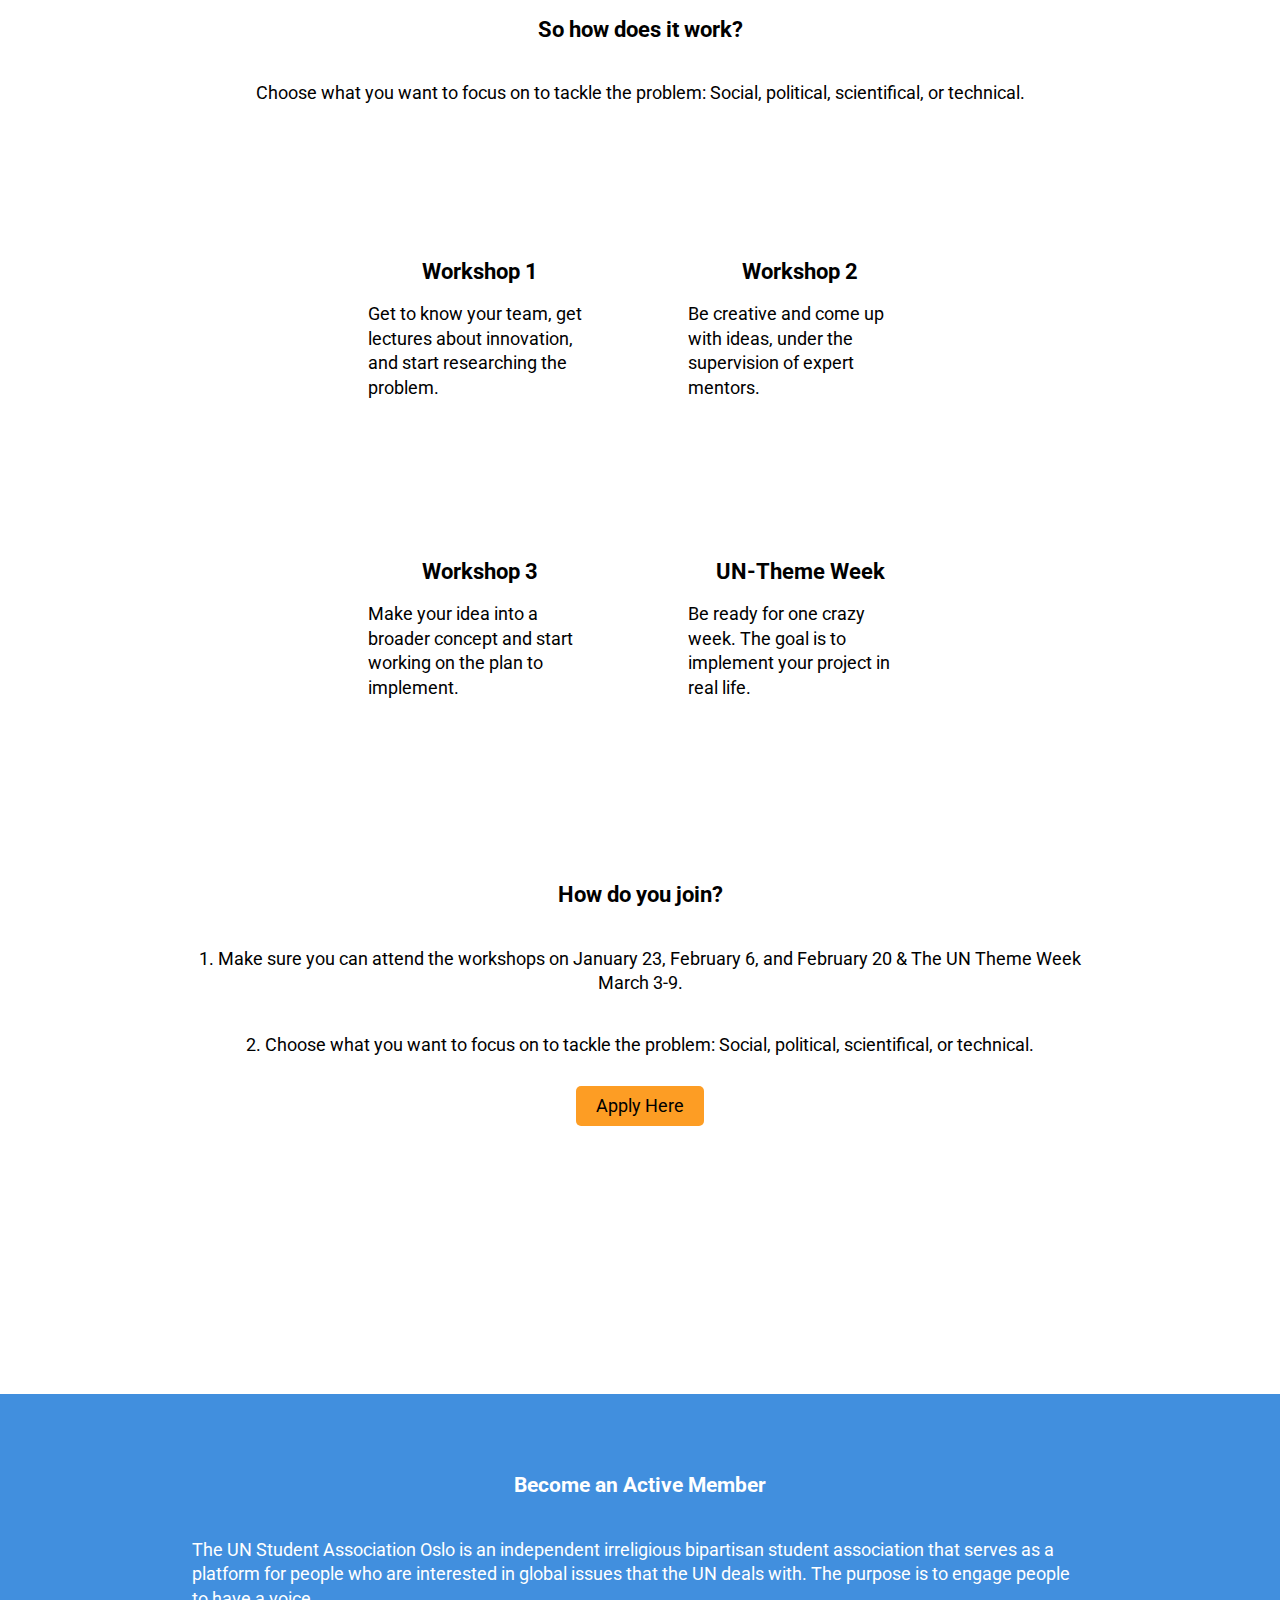
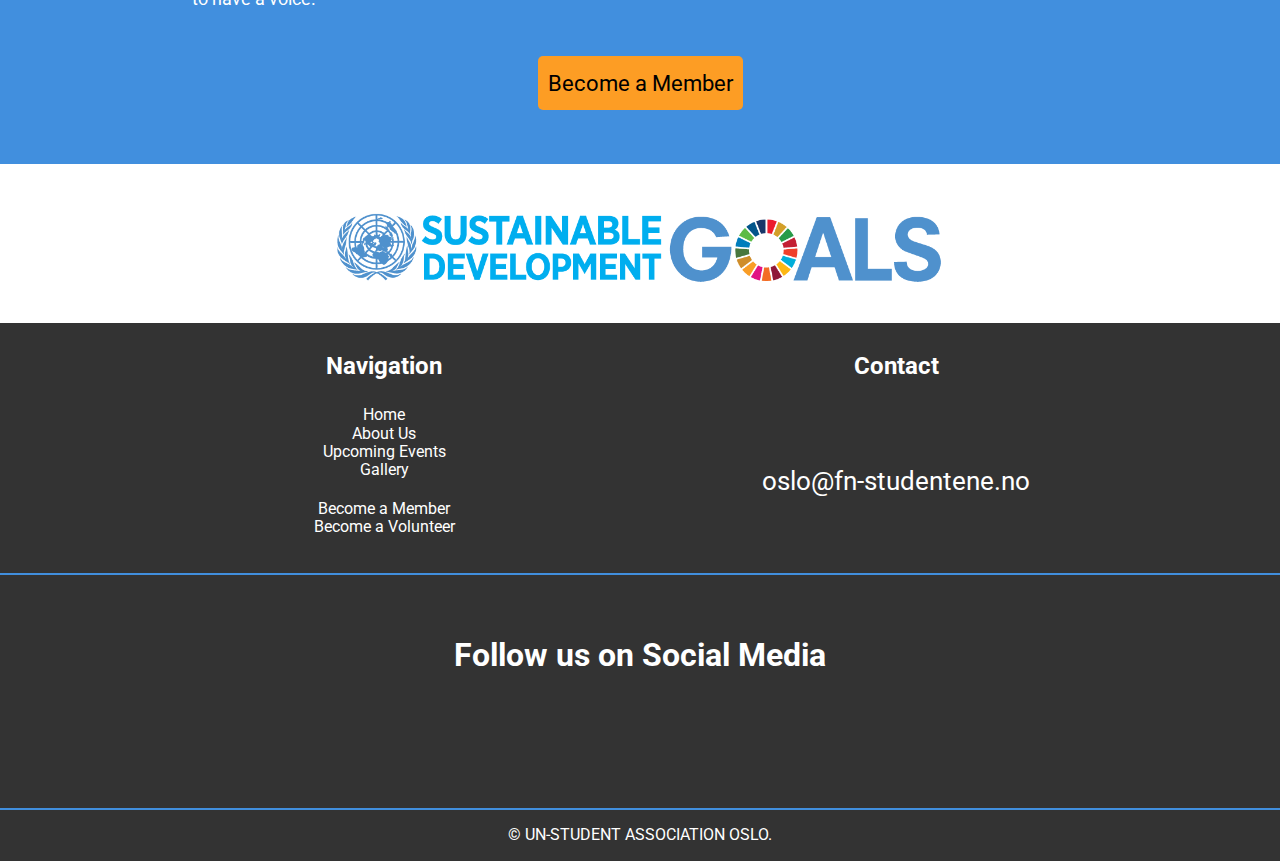
<file: workshops.html>
<!DOCTYPE HTML>
<html lang="en">
	<head>
         <meta property="og:image" content="https://tonyheimark.com/2018-12-14_FEU_semester-project1_Tony-Heimark_fp/images/linkimg2.png" />
        <meta name="author" content="UN-Student Association Oslo">
        <meta name="description" content="Interested in making a difference as a student? Join us here at the UN-Student Association in Oslo. We are driven by a single goal; to bring attention to important issues that impact our global society and ensure the preservation of the universal human rights for all.">
        <meta name="viewport" content="width=device-width, initial-scale=1.0">
		<meta charset="UTF-8">
        <link rel="icon" type="image/png" href="images/favicon.png">
        <link rel="stylesheet" href="css/normalize.css" />
        <link rel="stylesheet" href="css/pages.css" />
        <link rel="stylesheet" href="https://use.fontawesome.com/releases/v5.4.2/css/all.css" integrity="sha384-/rXc/GQVaYpyDdyxK+ecHPVYJSN9bmVFBvjA/9eOB+pb3F2w2N6fc5qB9Ew5yIns" crossorigin="anonymous">
        <link href="https://fonts.googleapis.com/css?family=Roboto" rel="stylesheet">
		<title>UN-students | Workshops</title>
	</head>
	<body>
        <div id="dropdown-wrapper">
            <div id="dropdown">
                <ul>
                    <li><a href="index.html">Home</a></li>
                    <li><a href="about.html">About Us</a></li>
                    <li onclick="toggleEvents('events-dropdown')" class="events-container" id="events-menu">Events <span id="down-arrow">&#9662;</span> <span id="up-arrow">&#9652;</span>
                        <div id="events-dropdown">
                            <ul>
                                <li><a href="previous-events.html">&#45; Previous Events</a></li>
                                <li><a href="workshops.html">&#45; Workshops</a></li>
                                <li><a href="upcoming-events.html">&#45; Upcoming Events</a></li>
                            </ul>
                        
                        </div>
                    </li>
                    <li><a href="gallery.html" id="gallery-link">Gallery</a></li>
                    <li><a href="contact.html">Contact Us</a></li>
                    <li class="get-involved-li"><a href="get-involved.html" class="get-involved">Get Involved</a></li>
                </ul>
            </div>
        </div>
        
        <nav id="main-nav">
                <a href="index.html"><img src="images/un-emblem-white.svg" alt="UN-Students logo" id="logo"/></a>
                <p><a href="index.html"><span>FN-studentene</span> <br />FN-sambandet</a></p>
                <div class="container" onclick="toggleNav('dropdown')">
                    <div class="clickdiv" onclick="toggleX(this)">
                        <div class="bar1"></div>
                        <div class="bar2"></div>
                        <div class="bar3"></div>
                    </div>
                </div>
        </nav>

        <header id="main-header">
            <div class="header-image-background">
                <div class="header-image"></div>
            </div>
        </header>

        <section class="workshop-section">   

        <div class="ws-heading">    
        <h1>Workshops</h1>
        <h2>This year we are tackling mental health amongst students</h2>
        <img src="images/sdg3-mini-min.png" alt="Image of the 3rd SDG, Good health and well-being "/>
        <h2>So why should you join us?</h2>
        </div>
        <div class="grid-workshop1">
        <div class="ws1">
            <h3>Make a real difference</h3>
            <p>The point of this project is to actually implement it in real life. This way you learn best, and the most impact will happen.</p>
        </div>
        <div class="ws2">
            <h3>Learn from experts</h3>
            <p>Learning by doing is the best, but it will get even better with experts helping out during the workshops.</p>
        </div>
        <div class="ws3">
            <h3>Grow your network</h3>
            <p>Make friends, and grow your network with quality by working on something important with like-minded people.</p>
        </div>
        </div>
        <div class="grid-workshop2">   
        <div class="ws-heading ws-heading2">
            <h2>So how does it work?</h2>
            <p>Choose what you want to focus on to tackle the problem: Social, political, scientifical, or technical.</p>
        </div>
        <div class="ws4 ws4-1">
            <i class="fas fa-dice-one"></i>
            <h3>Workshop 1</h3>
            <p>Get to know your team, get lectures about innovation, and start researching the problem.</p>
        </div>
        <div class="ws4 ws5">
            <i class="fas fa-dice-two"></i>
            <h3>Workshop 2</h3>
            <p>Be creative and come up with ideas, under the supervision of expert mentors.</p>
        </div>
        <div class="ws4 ws6">
            <i class="fas fa-dice-three"></i>
            <h3>Workshop 3</h3>
            <p>Make your idea into a broader concept and start working on the plan to implement.</p>
        </div>
        <div class="ws4 ws-theme-week">
            <i class="fas fa-dice-four"></i>
            <h3>UN-Theme Week</h3>
            <p>Be ready for one crazy week. The goal is to implement your project in real life.</p>
        </div>

        <div class="ws-heading ws-heading3">
            <h2>How do you join?</h2>
            <p>1. Make sure you can attend the workshops on January 23, February 6, and February 20 & The UN Theme Week March 3-9.</p>
            <p>2. Choose what you want to focus on to tackle the problem: Social, political, scientifical, or technical.</p>
            <a href="https://docs.google.com/forms/d/e/1FAIpQLSe0Sh81dQ1v4wXEUr6sbNDp57pCEP_p_BQn-AcVGqIAIb4-IA/viewform?fbclid=IwAR2Kr6q9vSB2MkEo7Iuie3W3cONTV5kEu5AVzSHQBsVKSJ1ACGD-u7z9ZnM" target="_blank" class="ws-button">Apply Here</a>
        </div>
        </div>
        </section>        

        <section class="member-cta-wrapper">
            <h2>Become an Active Member</h2>
            <p>The UN Student Association Oslo is an independent irreligious bipartisan student association that serves as a platform for people who are interested in global issues that the UN deals with. The purpose is to engage people to have a voice.</p>
            <a href="get-involved.html">Become a Member</a>
        </section>

























        <div class="sdg-logo">
            <img src="images/SDG-logo.png" alt="Image of the UN SDG logo"/>
        </div>

        <footer id="main-footer">
            <div class="footer-nav">
                <h4>Navigation</h4>
                <ul>
                    <li><a href="index.html">Home</a></li>
                    <li><a href="about.html">About Us</a></li>
                    <li><a href="upcoming-events.html">Upcoming Events</a></li>
                    <li class="news-footer-link"><a href="gallery.html">Gallery</a></li>
                    <li><a href="get-involved.html">Become a Member</a></li>
                    <li><a href="get-involved.html">Become a Volunteer</a></li>
                </ul>
            </div>
            
            <div class="footer-contact">
                <h4>Contact</h4>
                <a href="mailto:oslo@fn-studentene.no"><i class="far fa-envelope"></i></a>
                <p><a href="mailto:oslo@fn-studentene.no">oslo@fn-studentene.no</a></p>
            </div>
            
            <div class="footer-social">
                <h4>Follow us on Social Media</h4>
                <a href="https://www.facebook.com/FNstudOslo/" class="facebook" target="_blank"><i class="fab fa-facebook-square"></i></a>
                <a href="https://www.instagram.com/un_studentasso/" target="_blank" class="instagram"><i class="fab fa-instagram"></i></a>
                <a href="https://twitter.com/fnstudoslo" target="_blank" class="twitter"><i class="fab fa-twitter"></i></a>
            </div>
            <div class="footer-copyright">
                <p>&copy; UN-STUDENT ASSOCIATION OSLO.</p>
            
            </div>
        </footer>
        
        
        
        
        

            <script src="https://ajax.googleapis.com/ajax/libs/jquery/3.3.1/jquery.min.js"></script>

       <script>
            
            function toggleNav (x) {
                var menu = document.getElementById(x), maxW="1000px";
                if (menu.style.height == maxW) {
                    menu.style.height = "0vh";
                }
                else {
                    menu.style.height = maxW;
                } 
            }
            
            function toggleEvents (x) {
                var menu = document.getElementById(x), maxH="auto";
                var upArrow = document.getElementById('up-arrow');
                var downArrow = document.getElementById('down-arrow');
                if (menu.style.height == maxH) {
                    menu.style.height = "0px";
                    upArrow.style.display = "none";
                    downArrow.style.display = "inline";  
                }
                else {
                    menu.style.height = maxH;
                    downArrow.style.display = "none";
                    upArrow.style.display = "inline";
                } 
            }
            
            
            
            function toggleX(x) {
                    x.classList.toggle("change");
            }
            
            
            
        </script>

        </body>

        </html>
</file>
<file: css/pages.css>
/*----Global Styles---*/

body{
    margin: 0;
    padding: 0;
    font-family: 'Roboto', sans-serif;
    overflow-x: hidden;
}

/*---Navigation----*/

#logo{
    width: 60px;
    height: auto;
    margin: 10px 0 0 10px;
    z-index: 1;
}

#main-nav span{
    display: inline-block;
    color: #fff;
    font-size: 1.5em;
    margin: 0;
    padding: 0;
    font-family: 'Roboto', sans-serif;
    font-weight: 600;
}

#main-nav p{
    color: white;
    display: inline-block;
    font-size: 0.75em;
    font-family: 'Roboto', sans-serif;
    font-weight: 600;
    position: absolute;
    margin-top: 20px;
    margin-left: 10px;
}

#main-nav{
    width: 100%;
    height: 70px;
    margin: 0;
    z-index: 9;
    top: 0;
    position: fixed;
    background-color: #366DD6;
}

#main-nav a{
    text-decoration: none;
    color: white;
}

#main-nav .container{
    display: inline-block;
    cursor: pointer;
    float: right;
    margin: 22px 15px 0 0;
}

.bar1, .bar2, .bar3{
    width: 35px;
    height: 5px;
    background-color: #FFF;
    margin: 0 0;
    transition: 0.4s;
    border-radius: 10px;
}

.bar2{
    margin: 6px 0;
}

.change .bar1 {
    -webkit-transform: rotate(-45deg) translate(-9px, 6px);
    transform: rotate(-45deg) translate(-9px, 6px);
}

.change .bar2 {opacity: 0;}

.change .bar3 {
    -webkit-transform: rotate(45deg) translate(-8px, -8px);
    transform: rotate(45deg) translate(-8px, -8px);
}

/*--------Dropdown--------*/

#dropdown-wrapper{
    overflow: hidden;
}

#dropdown{
    height: 0vh;
    top: 0;
    position: absolute;
    width: 100%;
    background-color: #333;
    opacity: 0.95;
    z-index: 8;
    position: fixed;
    float: left;
    transition: height 0.3s linear 0s;
    overflow: hidden;
    font-size: 1.6em;
    text-align: left;
}

#dropdown ul{
    position: absolute;
    padding: 70px 0 0 0;
    margin-left: 100px;
}

#dropdown ul li{
    list-style: none;
    padding: 10px 0 10px 40px;
    margin: 0;
    display:block;
    color: white;
    font-family: 'Roboto', sans-serif;
    -webkit-tap-highlight-color:  rgba(255, 255, 255, 0);
}

#dropdown ul li a{
    padding: 5px 0;
    display: block;
    position: relative;
    text-decoration: none;
    color: white;
    border-radius: 8px;
    font-family: 'Roboto', sans-serif;
    -webkit-tap-highlight-color:  rgba(255, 255, 255, 0);
}

#dropdown ul li a:hover{
    color: #00ADEF;
    transition: 0.2s;
    text-decoration: underline;
}

#dropdown ul li a:active{
    color: #00ADEF;
    transition: 0.2s;
}

/*---------Events dropdown-----*/

#events-dropdown{
    height: 0px;
    width: 100%;
    background-color: #333;
    opacity: 0.95;
    z-index: 8;
    border: none;
    transition: height 0.35s linear 0s;
    overflow: hidden;
    font-size: 0.8em;
    text-align: left;
}

#events-dropdown ul{
    padding-top: 5px;
    position: static;
    margin-left: 0;
}

#events-dropdown ul li{
    list-style: none;
    padding: 0 0 0 20px;
    display:block;
}

#events-dropdown ul li a{
    padding: 5px 0;
    display: block;
    text-decoration: none;
    color: white;
    border-radius: 8px;
    font-family: 'Roboto', sans-serif;
}

.events-container{
    cursor: pointer;
}

#up-arrow{
    display: none;
}

#events-menu:hover{
    color: #00ADEF;
    transition: 0.2s;
}

#events-dropdown ul li a:hover{
    color: #FD6925;
    transition: 0.2s;
}

/*-------Main-header------*/

#main-header .header-image{
    background-image: url(../images/banner-final.jpg);
    max-width: 400px;
    width: 100%;
    margin: 0 auto;
    background-size: cover;
    background-repeat: no-repeat;
    background-position: center;
    height: 400px;
    z-index: 100;
}

#main-header .header-image-background{
    background-color: #014BCA;
    opacity: 0.8;
}

#main-header{
    position: relative;
    overflow: hidden;
    width: 100%;
    height: 400px;
    margin-top: 70px;
    margin-bottom: 0;
}

#main-header:before {
    content: "";
    width: 100%;
    height: 100%;
    position: absolute;
    background-size: contain;
    z-index: -1;
    background-image: url(../images/final-sdg-wheel-min.jpg);
    background-repeat: no-repeat;
    -webkit-animation: rotating 20s infinite linear;
    background-position: center;
}

@-webkit-keyframes rotating {
		from {
				-webkit-transform: rotate(0deg);
		}
		to {
				-webkit-transform: rotate(359deg);
		}
}

/*-----------GET IVOLVED - Become a member-page----*/

#member-header{
    width: 100%;
    height: 380px;
    margin-top: 70px;
    margin-bottom: 0;
    background-image: url(../images/group-members.webp);
    background-repeat: no-repeat;
    background-position: 47% 30%;
    
}

#member-header img{
    width: 100%;
}

.member-section{
    text-align: center;
}

.member-section h1{
    margin-top: 50px;
}

.member-section span{
    display: block;
    margin-bottom: 50px;
}

.member-section h3{
    margin: 50px 0 20px;
}

.member-section p{
    text-align: left;
    width: 80%;
    margin-left: 10%;
    font-size: 1.1em;
    line-height: 1.4em;
}

.member-section img{
    width: auto;
    height: 300px;
    margin-top: 40px;
}

.member-section h2{
    margin: 100px 0 50px 0;
}

.member-section a:hover{
    color: #333;
}

.member-section a:active{
    color: #333;
}

/*---------ABOUT US PAGE----------*/

#about-header{
    width: 100%;
    height: 380px;
    margin-top: 70px;
    margin-bottom: 0;
    background-image: url(../images/group-members.webp);
    background-repeat: no-repeat;
    background-position: 47% 30%;
}

#about-header img{
    width: 100%;
}

.about-us-section{
    text-align: center;
}

.about-us-section h1{
    margin-top: 50px;
}

.about-us-section h3{
    margin-bottom: 50px;
}

.about-us-section p{
    text-align: left;
    width: 80%;
    margin-left: 10%;
    font-size: 1.1em;
    line-height: 1.4em;
    max-width: 1340px;
}

.about-us-section img{
    width: auto;
    height: 300px;
    margin-top: 40px;
}

/*----------Meet the board----------*/


.meet-board-wrapper span{
    display: block;
    margin: 0 0 50px 0;
}

.meet-board-wrapper img{
    width: 200px;
    height: auto;
    border-radius: 50%;
    margin-top: 40px;
    cursor: pointer;
     -webkit-tap-highlight-color:  rgba(255, 255, 255, 0);
}

.meet-board-wrapper img:hover{
    opacity: 0.7;
    transition: linear 0.2s;
}

.meet-board-wrapper .non-click-board {
    cursor: default;
}

.meet-board-wrapper h2{
    margin: 100px 0 10px 0;
}

.meet-board-wrapper{
    text-align: center;
}

.meet-board-wrapper p{
    margin: 0 0 40px 0;
    font-size: 1.1em;
    line-height: 1.4em;
}

.meet-board-wrapper h4{
    margin: 20px 0 10px 0;
}


#member1-text{
    display: none;
    width: 80%;
    margin-left: 10%;
    height: auto;
    text-align: left;
}

#member1-text p{
    margin: 20px 0 40px 0;
}


#member2-text{
    display: none;
    width: 80%;
    margin-left: 10%;
    height: auto;
    text-align: left;
}

#member2-text p{
    margin: 20px 0 40px 0;
}


#member3-text{
    display: none;
    width: 80%;
    margin-left: 10%;
    height: auto;
    text-align: left;
}

#member3-text p{
    margin: 20px 0 40px 0;
}


#member4-text{
    display: none;
    width: 80%;
    margin-left: 10%;
    height: auto;
    text-align: left;
}

#member4-text p{
    margin: 20px 0 40px 0;
}

#member6-text{
    display: none;
    width: 80%;
    margin-left: 10%;
    height: auto;
    text-align: left;
}

#member6-text p{
    margin: 20px 0 40px 0;
}


#member7-text{
    display: none;
    width: 80%;
    margin-left: 10%;
    height: auto;
    text-align: left;
}

#member7-text p{
    margin: 20px 0 40px 0;
}

#member8-text{
    display: none;
    width: 80%;
    margin-left: 10%;
    height: auto;
    text-align: left;
}

#member8-text p{
    margin: 20px 0 40px 0;
}

#member9-text{
    display: none;
    width: 80%;
    margin-left: 10%;
    height: auto;
    text-align: left;
}

#member9-text p{
    margin: 20px 0 40px 0;
}

#member10-text{
    display: none;
    width: 80%;
    margin-left: 10%;
    height: auto;
    text-align: left;
}

#member10-text p{
    margin: 20px 0 40px 0;
}

.photo-credit-about p{
    font-size: 0.6em;
    text-align: center;
    margin: 0;
    padding: 0;
}

/*-------------Events Page previous and Upcoming--------*/

.images-previous-events img{
    width: 100%;
    margin: 50px 0;
}

.h1-headings{
    text-decoration: underline;
}

.theme-week-content{
    text-align: center;
}

.theme-week-content h2{
    margin-bottom: 30px;
}

.theme-week-content p{
    text-align: left;
    width: 80%;
    margin-left: 10%;
    font-size: 1.1em;
    line-height: 1.4em;
}

.theme-week-content h3{
    margin: 50px 0 40px 0;
}

.theme-week-content a{
    text-decoration: none;
    font-family: 'Roboto', sans-serif;
    margin: 0 20px;
    padding: 10px 20px;
    border-radius: 5px;
    background-color: #FD9D24;
    color: black;
    font-size: 1.1em;
}

.theme-week-content a:hover{
    background-color: #4d4d4d;
    transition: 0.2s;
    color: white;
}

.theme-week-content a:active{
    background-color: #4d4d4d;
    transition: 0.2s;
    color: white;
}

.previous-facebook-events{
    text-align: center;
    margin-top: 80px;
    width: 100%;
    height: 250px;
}

.previous-facebook-events h3{
    margin: 100px 0 40px 0;
}

.previous-facebook-events a{
    display: block;
    text-decoration: none;
    margin: 20px 10%;
}

.previous-facebook-events a:hover{
    transition: 0.2s;
    color: #333;
    transform: scale(1.1);
}

.previous-facebook-events a:active{
    transition: 0.2s;
    color: #333;
    transform: scale(1.1);
}

.upcoming-space{
    width: 100%;
    height: 100px;
}

/*-----------Upcoming Events------------*/

/*---------Video---------*/

video{
    width: 100%;
    height: auto;
    margin: 0;
    padding: 0;
}

.video-div1{
    margin: 50px 0;
    text-align: center;
    background-color: #418FDE;
    color: white;
    padding-top: 20px;
}

.video-div1 h2{
    font-size: 1.3em;
    padding-bottom: 10px;
}

.video-div1 p{
    font-size: 1.1em;
    line-height: 1.4em;
}

/*-------Gallery---------*/

.h1-white{
    color: white;
    padding: 50px 0 30px 0;
    text-align: center;
    text-decoration: underline;
}

.gallery-wrapper{
    background-color: #0a0a0a;
    padding-top: 1px;
}

.pro1-container img{
    width: 80%;
    margin: 25px 0 25px 10%;
    
}

.pro1-content {
    position: relative;
    width: 100%;
    margin: auto;
    overflow: hidden;
}

.pro-text1 {
    width: 81%;
    top: 50%;
    left: 50%;
    padding: 20px 0;
    opacity: 0;
    position: absolute;
    text-align: center;
    transform: translate(-50%, -50%);
    transition: all 0.35s ease-in-out 0s;
    background-color: rgba(0,0,0,0.9);
    color: white;
}

.pro-text1 p{
    width: 80%;
    margin-left: 10%;
    font-size: 1.1em;
    line-height: 1.5em;
}

.pro1-content:hover .pro-text1{
    top: 50%;
    left: 50%;
    opacity: 1;
}

.left-fadein{
    left: 0%;
}



/*-----------Contact Us page---------*/

.contact-content{
    text-align: center;
}

.contact-content p{
    text-align: left;
    width: 80%;
    margin-left: 10%;
    font-size: 1.1em;
    line-height: 1.4em;
}

.contact-content a{
    text-decoration: none;
}

.contact-content a:hover{
    color: #333;
    transition: 0.2s;
}

.contact-content a:active{
    color: #4f4f4f;
}

.social-content{
    text-align: center;
    margin: 100px 0;
}

.social-content p{
    text-align: left;
    width: 80%;
    margin-left: 10%;
    font-size: 1.1em;
    line-height: 1.4em;
}

.social-content i{
    display: block;
    font-size: 4em;
    margin: 30px
}

.social-content a {
    text-decoration: none;
    color: black;
}

.social-content a:hover {
    color: #4f4f4f;
    transition: 0.2s;
}

.social-content #snap{
    margin-bottom: 10px;
}

.social-content span{
    margin-top: 0;
    font-size: 1.23em;
}

/*----------Workshops---------*/

.workshop-section{
    text-align: center;
}

.workshop-section h1{
    margin: 50px 0 20px 0;
    text-decoration: underline;
}

.workshop-section h2{
    padding: 20px 0 20px 0;
    font-size: 1.4em;
    width: 80%;
    margin-left: 10%;
}

.workshop-section h3{
    padding-top: 60px;
    margin: 0;
}

.workshop-section p{
    text-align: center;
    margin-left: 10%;
    width: 80%;
    font-size: 1.1em;
    line-height: 1.4em;
}

.ws-heading{
    height: auto;
    width: 100%;
}

.ws-heading img{
    height: 250px;
}

.ws-heading p{
    padding-bottom: 70px;
}

.ws2{
    width: 100%;
    height: 250px;
    margin: 0;
    overflow: hidden;
}

.ws1,
.ws3{
    width: 100%;
    height: 250px;
    background-color: #418FDE;
    color: white;
    overflow: hidden;
}

.ws3{
    height: 250px;
}

.ws4{
    height: 250px;
    width: 100%;
    text-align: left;
}

.workshop-section .ws-heading2 p{
    text-align: left;
}

.workshop-section .ws-heading2 h2{
    padding-top: 50px;
}

.ws4 h3{
    font-size: 1.4em;
    text-align: center;
    padding-top: 15px;
}

.ws4 p{
    text-align: left;
    width: 80%;
    margin-left: 10%;
}

.workshop-section i{
    font-size: 4.5em;
    padding: 0;
    margin: 0;
    width: 100%;
    text-align: center;
}

.fa-dice-one{
    color: #E5243B;
}

.fa-dice-two{
    color: #DDA63A;
}

.fa-dice-three{
    color: #4c9f38;
}

.fa-dice-four{
    color: #c5192d;
}

.ws-heading3{
    height: 450px;
    width: 100%;
}

.ws-heading3 p{
    padding-bottom: 20px;
    text-align: left;
}

.ws-button{
    text-decoration: none;
    font-family: 'Roboto', sans-serif;
    margin: 0 20px;
    padding: 10px 20px;
    border-radius: 5px;
    background-color: #FD9D24;
    color: black;
    font-size: 1.1em;
}

.ws-button:hover{
    background-color: #4d4d4d;
    transition: 0.2s;
    color: white;
}

.ws-button:active{
    background-color: #4d4d4d;
    transition: 0.2s;
    color: white;
}

/*-----------h1 headings----------*/

.h1-headings h1{
    text-align: center;
    margin: 50px 0;
}

/*------------Become a member section CTA---*/

.member-cta-wrapper{
    margin-top: 30px;
    padding-top: 20px;
    width: 100%;
    height: 450px;
    background-color: #418FDE;
    text-align: center;
    color: white;
}

.member-cta-wrapper h2{
    margin-bottom: 30px;
    font-size: 1.3em;
    padding-bottom: 10px;
    margin-top: 60px;   
}

.member-cta-wrapper p{
    text-align: left;
    width: 80%;
    margin-left: 13%;
    margin-bottom: 60px;
    font-size: 1.1em;
    line-height: 1.4em;
}

.member-cta-wrapper a{
    text-decoration: none;
    font-family: 'Roboto', sans-serif;
    margin: 0 20px;
    font-size: 1.2em;
    padding: 14px 10px;
    border-radius: 5px;
    background-color: #FD9D24;
    color: black;
}

.member-cta-wrapper a:hover{
    background-color: #4d4d4d;
    color: white;
    transition: 0.2s;
}

.member-cta-wrapper a:active{
    background-color: #333;
    color: white;
}



/*--------SDG-------*/

.sdg-logo img{
    width: 100%;
    height: auto;
    margin: 30px 0 20px 0;
}

/*------Footer----------*/


#main-footer{
    height: 500px;
    width: 100%;
    background-color: #333;
    color: white;
    font-family: 'Roboto', sans-serif;
    text-align: center;
    display: grid;
    grid-template-columns: 50% 50%;
}

#main-footer a{
    color: white;
    text-decoration: none;
}

#main-footer li{
    list-style: none;
    font-size: 0.9em;
    display: inline-block;
    width: 150px;
    padding-left: 20%
}

#main-footer ul{
    margin-left: 0;
    padding: 10px 0 20px 10px;
    text-align: left;
}

.footer-nav h4{
    margin: 0;
    text-align: center;
    padding: 30px 0 0 0px
}

.footer-contact h4{
    margin: 0;
    text-align: center;
    padding: 30px 0 0 0px
}

.footer-contact i{
    text-align: center;
    font-size: 2em;
    padding: 30px 0 0 0;
}

.footer-contact p{
    font-size: 0.8em;
}

.news-footer-link{
    margin-bottom: 20px
}

#main-footer .footer-social i{
    font-size: 2.5em;
    margin: 0 auto;
    padding: 0 20px 25px 20px
}

#main-footer a:hover{
    color: #00ADEF;
    transition: 0.2s;
}

#main-footer .footer-social a:hover{
    color: #4D4D4D;
    transition: 0.2s;
}

#main-footer a:active{
    color: #00ADEF;
    transition: 0.2s;
}

#main-footer .footer-social a:active{
    color: #4D4D4D;
    transition: 0.2s;
}

/*------Footer-grid-placement------*/

.footer-nav{
    width: 100%;
    grid-column-start: 1;
    grid-column-end: 2;
    grid-row-start: 1;
}

.footer-social{
    border-bottom: 2px solid #418FDE;
    border-top: 2px solid #418FDE;
    grid-column-start: 1;
    grid-column-end: 3;
    grid-row-start: 2;
    padding-top: 20px;
}

.footer-contact{
    width: 100%;
    grid-column-start: 2;
    grid-column-end: 2;
    grid-row-start: 1;
    text-align: center;
}

.footer-copyright{
    grid-column-start: 1;
    grid-column-end: 3;
    grid-row-start: 3;
}



/*------------Home Page Media Queries-------------*/


@media only screen and (min-width: 600px){
    
    /*--------Navigation-------*/
    
    #dropdown ul{
        margin-left: 200px;
    }
    
    
    #events-dropdown ul{
        margin-left: 0;
    }
    
    /*-------Gallery------*/
    
    .gallery-wrapper{
        display: grid;
        grid-template-columns: 1fr 1fr;
    }
    
    .h1-white{
        grid-column-start: 1;
        grid-column-end: 3;
    }
    
}


@media only screen and (min-width: 900px){
    
    
    /*---Navigation----*/

    #main-nav .container{
        display: none;
    }


/*--------Dropdown Nav--------*/

    #dropdown{
        height: 0px;
        top: 0;
        position: static;
        width: 100%;
        margin-left: 0;
        background-color: transparent;
        opacity: 1;
        z-index: 99;
        position: fixed;
        float: left;
        transition: none;
        overflow: visible;
        font-size: 1em;
        text-align: center;
        right: 0;
    }

    #dropdown ul{
        position: absolute;
        padding: 0;
        margin-top: 10px;
        right: 0;
    }

    #dropdown ul li{
        padding: 0px 0 10px 20px;
        margin: 0;
        display: inline-block;
    }

    #dropdown ul li a{
        padding: 5px 0;
        display: inline-block;
        position: relative;
    }


    /*---------Events dropdown-----*/

    #events-dropdown{
        height: 0px;
        width: 200px;
        background-color: #366DD6;
        opacity: 1;
        z-index: 8;
        border: none;
        transition: none;
        overflow: hidden;
        font-size: 1em;
        text-align: left;
        position: absolute;
        border-bottom-left-radius: 5px;
        border-bottom-right-radius: 5px;
    }

    #events-dropdown ul{
        padding-top: 5px;
        position: static;
        margin-left: 0;
    }

    #events-dropdown ul li{
        list-style: none;
        padding: 0 0 0 10px;
        display:block;
    }

    #events-dropdown ul li a{
        padding: 5px 0;
        display: block;
        text-decoration: none;
        color: white;
        border-radius: 8px;
        font-family: 'Roboto', sans-serif;
    }
    
    .get-involved{
        padding: 15px 20px !important;
        background-color: #FD9D24;
        font-size: 1.2em;
        color: black !important;
        font-weight: 600;
        margin-right: 25px;
        border-radius: 5px !important;
    }
    
    .get-involved:hover{
        background-color: #4f4f4f;
        color: white !important;
        transition: 0.25s;
        text-decoration: none !important;
    }
    
    .get-involved:active{
        background-color: #333;
    }

    
    
    /*-----Header---------*/
    
    #main-header .header-image{
        height: 600px;
    }

    #main-header{
        height: 600px;
        overflow: visible;
    }
    
    /*---------Grid Wrapper----*/


    /*--------SDG-------*/

    .sdg-logo img{
        width: 50%;
        margin: 30px 0 20px 25%;
    }
    
    /*------------Become a member section----*/

    .member-cta-wrapper{
        margin-top: 100px;
        padding-top: 20px;
        width: 100%;
        height: 350px;
        background-color: #418FDE;
        text-align: center;
        color: white;
    }

    .member-cta-wrapper a{
        font-size: 1.4em;
    }
    
    /*------Footer----------*/

    #main-footer{
        height: 500px;
        width: 100%;
        background-color: #333;
        color: white;
        font-family: 'Roboto', sans-serif;
        text-align: center;
        display: grid;
        grid-template-columns: 50% 50%;
    }

    #main-footer a{
        color: white;
        text-decoration: none;
    }

    #main-footer li{
        list-style: none;
        font-size: 1em;
        display: block;
        width: auto;
        padding-left: 20%;
    }

    #main-footer ul{
        margin-left: 0;
        padding: 10px 0 20px 0px;
        text-align: center;
    }

    .footer-nav h4{
        margin: 0;
        text-align: center;
        padding: 30px 0 0 20%;
        font-size: 1.5em;
    }

    .footer-contact h4{
        margin: 0;
        text-align: center;
        padding: 30px 20% 0 0;
        font-size: 1.5em;
    }

    .footer-contact i{
        text-align: center;
        font-size: 2em;
        padding: 30px 20% 0 0;
    }

    .footer-contact p{
        font-size: 0.8em;
        padding-right: 20%;
    }

    .news-footer-link{
        margin-bottom: 20px;
    }

    /*------Footer-grid-placement------*/

    .footer-nav{
        width: 100%;
        grid-column-start: 1;
        grid-column-end: 2;
        grid-row-start: 1;
    }

    .footer-social{
        border-bottom: 2px solid #418FDE;
        border-top: 2px solid #418FDE;
        grid-column-start: 1;
        grid-column-end: 3;
        grid-row-start: 2;
        padding-top: 20px;
    }

    .footer-contact{
        width: 100%;
        grid-column-start: 2;
        grid-column-end: 2;
        grid-row-start: 1;
        text-align: center;
    }

    .footer-copyright{
        grid-column-start: 1;
        grid-column-end: 3;
        grid-row-start: 3;
    }
    
    /*-------Workshops----*/
    
    .ws1 p, .ws2 p, .ws3 p,.ws-heading2 p, .ws4 p, .ws-heading3 p, .member-cta-wrapper p{
        width: 60%;
        margin-left: 20%;
    }
    
    /*----------Previous Events---------*/
    
    .theme-week-content{
        width: 60%;
        margin-left: 20%;
    }
    
    .theme-week-content h2{
        font-size: 2em;
        margin: 50px;
    }
    
    .theme-week-content img{
        width: 80%;
        border-radius: 10px;
    }
    
    .previous-facebook-events{
        font-size: 1.23em;
    }
    
    /*-----------Upcoming events-----*/
    
    .theme-week-content h3{
        font-size: 1.5em;
    }
    
    .theme-week-content a{
        font-size: 1.5em;
    }
    
    video{
        width: 80%;
        height: auto;
        margin: 0;
        padding: 0;
        border-radius: 10px;
    }

    .video-div1{
        margin: 50px 0;
        text-align: center;
        background-color: #418FDE;
        color: white;
        padding-top: 20px;
        width: 80%;
        margin-left: 10%;
        border-radius: 10px;
    }

    .video-div1 h2{
        font-size: 1.4em;
        padding-bottom: 10px;
    }
    
    /*-----Contact us page--------*/
    
    .contact-content p{
        text-align: center;
        width: 60%;
        margin-left: 20%;
    }
    
    .contact-content a{
        font-size: 1.5em;
    }
    
    .social-content p{
        text-align: center;
        width: 60%;
        margin-left: 20%;
    }
    
    .social-content i{
        font-size: 6em;
        display: inline-block
    }
    
    .social-content span{
        display: block;
        margin-left: 460px;
    }
    
    /*------footer---*/
    
    .footer-contact a{
        font-size: 2em;
    }
 
}


@media only screen and (min-width: 1100px){
    
    /*--------NAV-----*/
    
    #logo{
        width: 90px;
        margin: 15px 0 0 15px;
    }
    
    #main-nav{
        height: 100px; 
    }
    
    #main-nav p{
        margin-top: 37px;
        font-size: 1em;
    }
    
    /*--------Main Header-------*/
    
    #main-header{
        margin-top: 100px;
    }
    
    /*-------Gallery------*/
    
    .gallery-wrapper{
        display: grid;
        grid-template-columns: 1fr 1fr 1fr;
    }
    
    .h1-white{
        font-size: 1.7em;
        grid-column-start: 1;
        grid-column-end: 4;
    }
    
    /*----- About us section-----*/
    
    .about-us-section{
        display: grid;
        grid-template-columns: 1fr 1fr 1fr;
        width: 90%;
        margin-left: 5%;
    }
    
    .about-heading{
        grid-column-start: 1;
        grid-column-end: 4;
        grid-row-start: 1;
        font-size: 2em;
    }
    
    
    /*--------Dropdown Nav--------*/

    #dropdown{
        font-size: 1.3em;
        margin-top: 20px;
    }
    
    /*-------Workshops-------*/
    
    .ws1 h3, .ws2 h3, .ws3 h3{
        font-size: 1.5em;
        padding-top: 40px;
    }
    
    .ws1, .ws2, .ws3{
        border-radius: 10px;
    }
    
    .ws1 p, .ws2 p, .ws3 p,.ws-heading2 p, .ws4 p, .ws-heading3 p, .member-cta-wrapper p{
        width: 70%;
        margin-left: 15%;
    }
    
    .ws-heading2 p{
        text-align: center !important;
    }
    
    .ws-heading3 p{
        text-align: center !important;
    }
    
    .grid-workshop1{
        display: grid;
        grid-template-columns: 1fr 1fr 1fr;
        margin-bottom: 50px;
    }
    
    .grid-workshop2{
        display: grid;
        grid-template-columns: 1fr 1fr 1fr 1fr;
        margin-bottom: 50px;
        grid-template-areas: 
            "heading heading heading heading"
            ". work1 work2 ."
            ". work3 work4 ."
            "join join join join";
        grid-row-gap: 50px;
    }
    
    .ws-heading2{
        grid-area: heading;
    }
    
    .ws4-1{
        grid-area: work1;
    }
    
    .ws5{
        grid-area: work2;
    }
    
    .ws6{
        grid-area: work3;
    }
    
    .ws-theme-week{
        grid-area: work4;
    }
    
    .ws-heading3{
        grid-area: join;
    }
    
    /*-----------Member-section-------*/
    
    .member-section{
        width: 60%;
        margin-left: 20%;
    }
    
    .member-payment{
        width: 60%;
        margin-left: 20%;
    }
    
    .member-section h1{
        text-decoration: underline;
    }
    
    .member-section span{
        font-size: 1.7em;
    }
    
    /*---------Footer------*/
    
    .footer-social{
        font-size: 2em;
    }
    
    #main-footer{
        height: auto;
    }
    
    /*----------Meet the board----------*/
    
    .meet-board-wrapper img{
        width: 300px;
        border-radius: 10px;
    }

    .meet-board-wrapper{
        text-align: center;
        display: grid;
        grid-template-columns: 1fr 1fr;
    }
    
    .board-heading{
        grid-column-start: 1;
        grid-column-end: 3;
        font-size: 2em;
    }
    
    .mem1{
        grid-row-start: 2;
        grid-row-end: 2;
        grid-column-start: 1;
        grid-column-end: 2;
    }
    
    .mem2{
        grid-row-start: 2;
        grid-row-end: 2;
        grid-column-start: 2;
        grid-column-end: 3;
    }
    
    .mem3{
        grid-row-start: 3;
        grid-row-end: 3;
        grid-column-start: 1;
        grid-column-end: 2;
    }
    
    .mem4{
        grid-row-start: 3;
        grid-row-end: 3;
        grid-column-start: 2;
        grid-column-end: 3;
    }
    
    .mem5{
        grid-row-start: 4;
        grid-row-end: 4;
        grid-column-start: 1;
        grid-column-end: 2;
    }
    
    .mem6{
        grid-row-start: 4;
        grid-row-end: 4;
        grid-column-start: 2;
        grid-column-end: 3;
    }
    
    .mem7{
        grid-row-start: 6;
        grid-row-end: 6;
        grid-column-start: 2;
        grid-column-end: 3;
    }
    
    
    .mem8{
        grid-row-start: 5;
        grid-row-end: 5;
        grid-column-start: 1;
        grid-column-end: 2;
    }
    
    .mem9{
        grid-row-start: 5;
        grid-row-end: 5;
        grid-column-start: 2;
        grid-column-end: 3;
    }
    
    .mem10{
        grid-row-start: 6;
        grid-row-end: 6;
        grid-column-start: 1;
        grid-column-end: 2;
    }
 
}


@media only screen and (min-width: 1600px){
    
     /*-------Gallery------*/
    
    .gallery-wrapper{
        display: grid;
        padding: 0 10%;
    }
    
    .h1-white{
        font-size: 1.7em;
        grid-column-start: 1;
        grid-column-end: 4;
    }
    
    /*-----Workshop------*/
        
    .grid-workshop1{
        display: grid;
        grid-template-columns:1fr 1fr 1fr 1fr 1fr;
        margin-bottom: 50px;
        grid-template-areas:
            ". ws1 ws2 ws3 .";
    }
        
        .ws1 {
            grid-area: ws1;
        }
        
        .ws2{
            grid-area: ws2;
        }
        
        .ws3{
            grid-area: ws3;
        }
    
    
}

    
    @media only screen and (min-width: 2220px){
    
    #logo{
        margin-left: 15%;
    }
        
        
    /*-------Gallery------*/
    
    .gallery-wrapper{
        display: grid;
        padding: 0 20%;
    }
    
    .h1-white{
        font-size: 1.7em;
        grid-column-start: 1;
        grid-column-end: 4;
    }
        
    
    /*--------Dropdown Nav--------*/

    #dropdown{
        margin-right: 15%;
    }
        

    /*------Member-cta---*/
        
        .member-cta-wrapper p{
            width: 40%;
            margin-left: 30%;
        }
        
}
</file>
